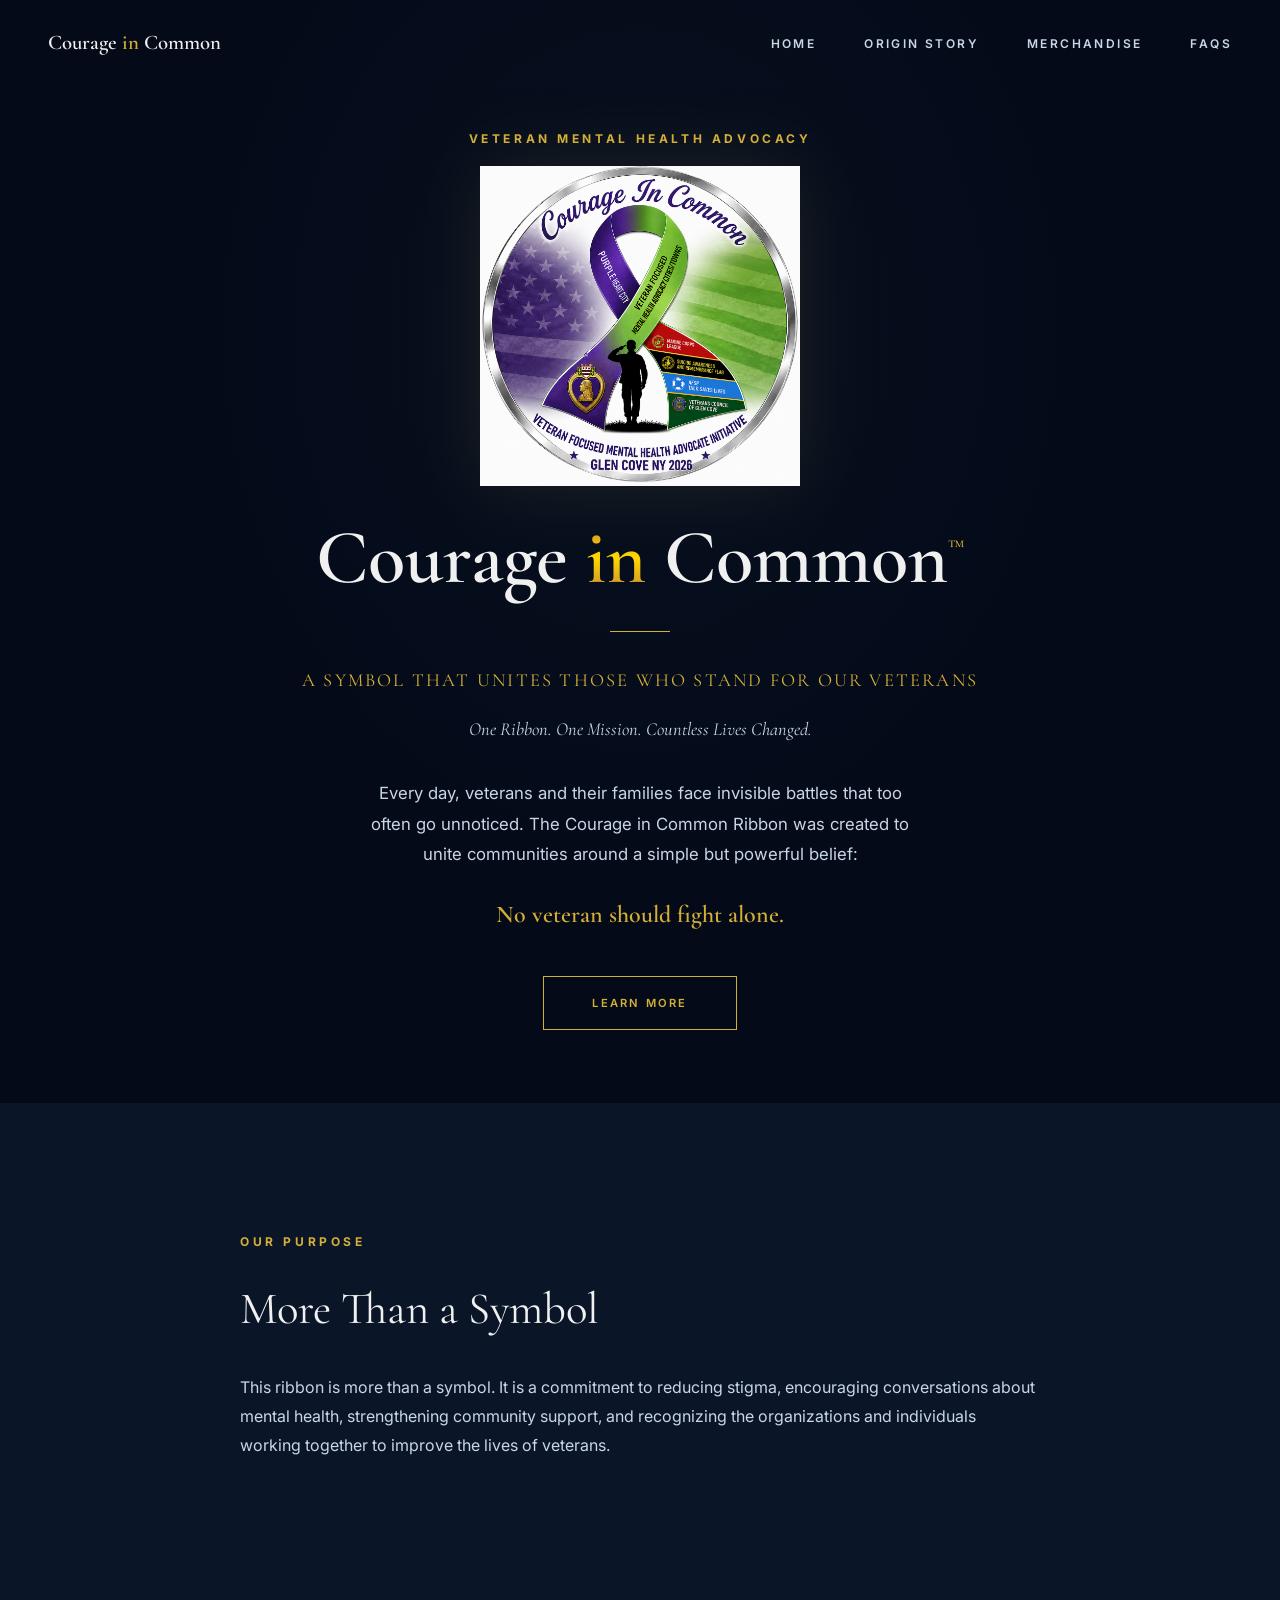
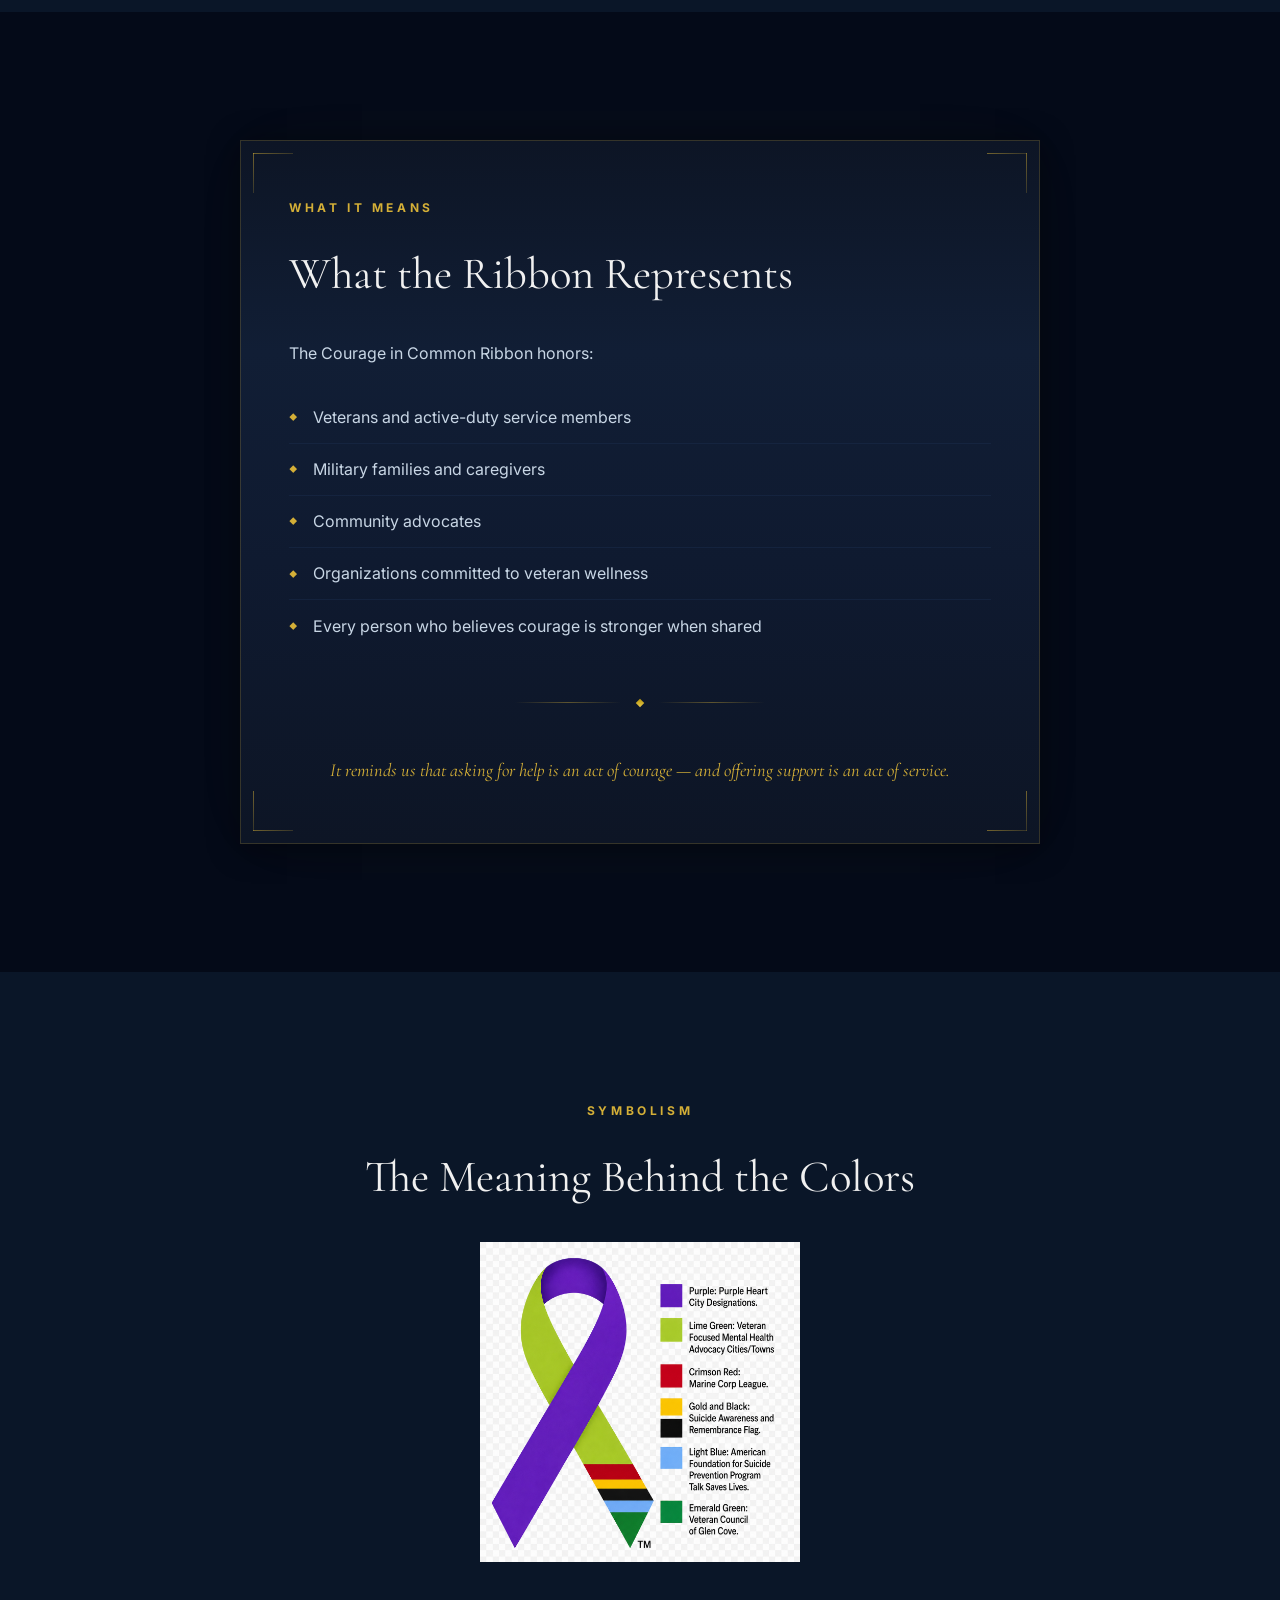
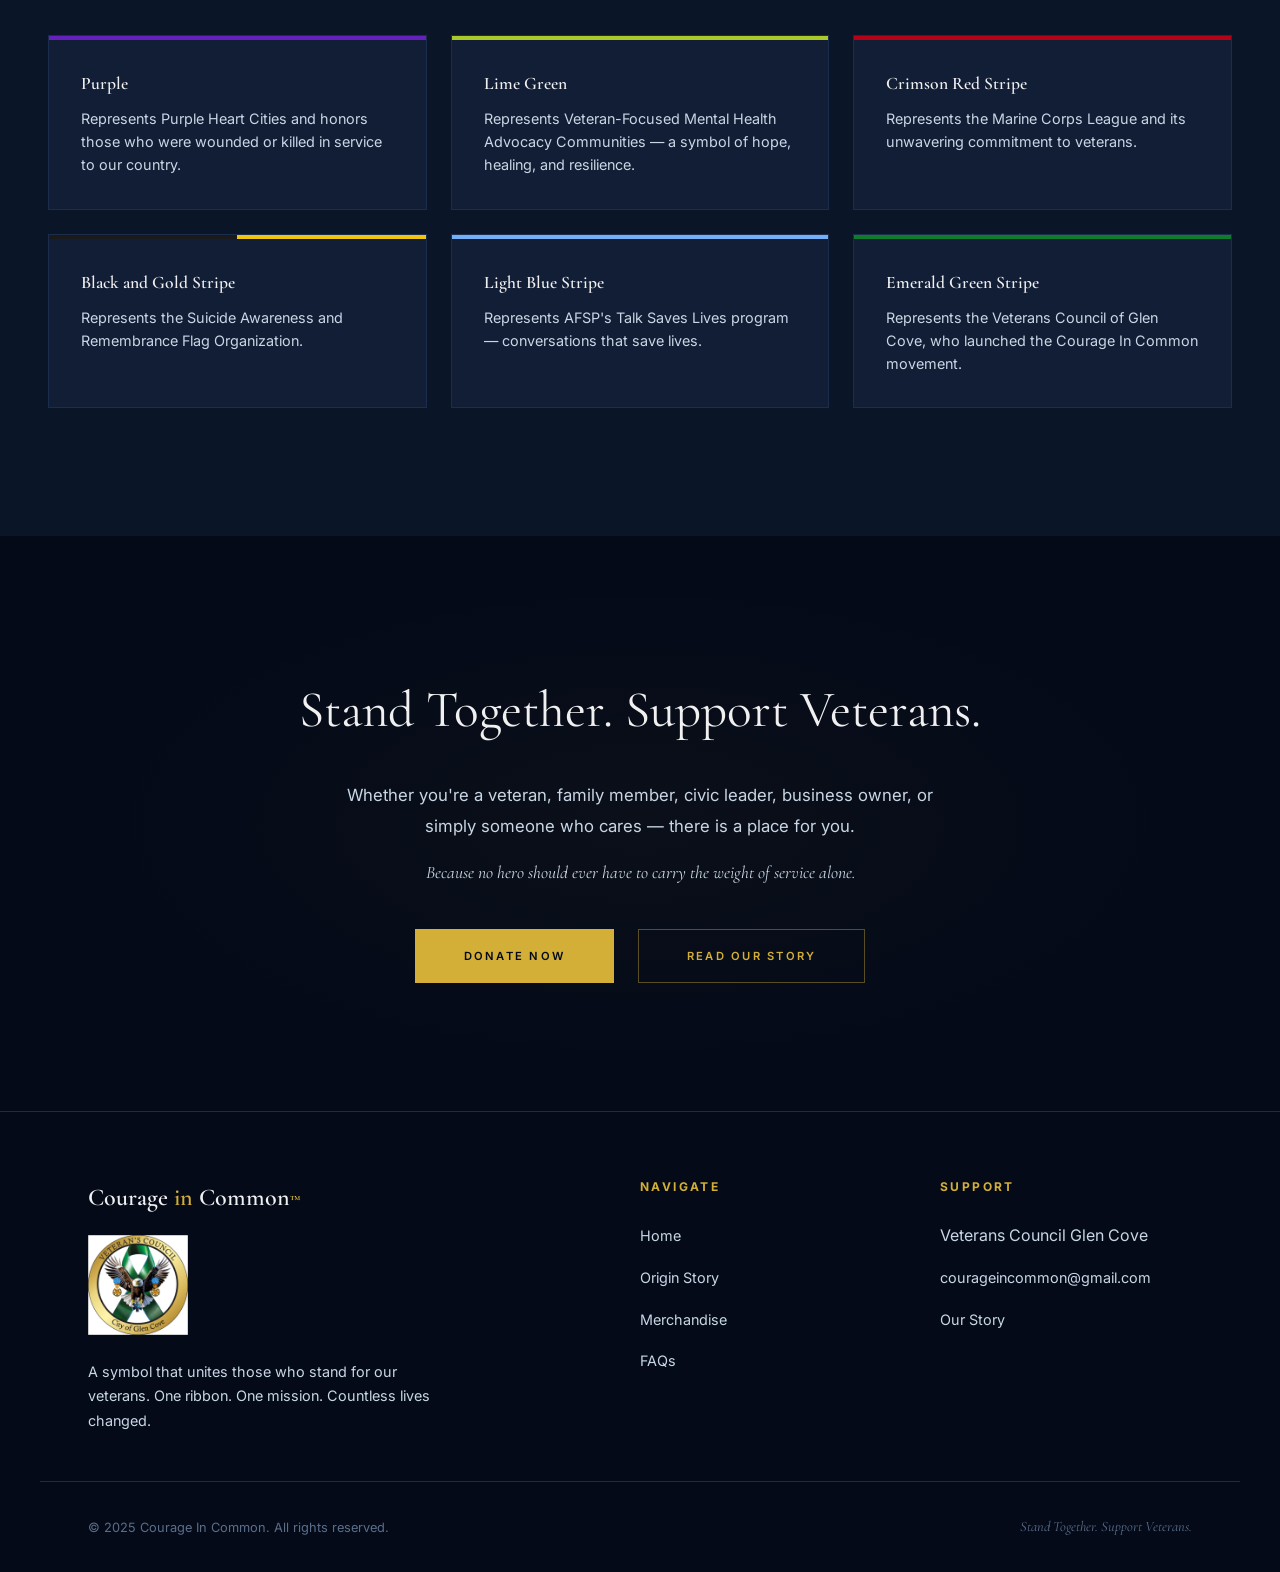
<file: index.html>
<!DOCTYPE html>
<html lang="en">
<head>
  <meta charset="UTF-8">
  <meta name="viewport" content="width=device-width, initial-scale=1.0">
  <link rel="icon" type="image/svg+xml" href="favicon.svg">
  <link rel="icon" type="image/png" sizes="32x32" href="favicon-32.png">
  <link rel="icon" type="image/png" sizes="16x16" href="favicon-16.png">
  <link rel="apple-touch-icon" sizes="64x64" href="favicon-64.png">
  <title>Courage In Common™ — A Symbol That Unites Those Who Stand for Our Veterans</title>
  <meta name="description" content="The Courage in Common Ribbon unites communities around veteran mental health awareness. Wear the ribbon. Support veterans. Build stronger communities.">
  <link rel="canonical" href="https://www.courageincommon.com/">

  <!-- Open Graph -->
  <meta property="og:type" content="website">
  <meta property="og:title" content="Courage In Common™ — A Symbol That Unites Those Who Stand for Our Veterans">
  <meta property="og:description" content="The Courage in Common Ribbon unites communities around veteran mental health awareness. Wear the ribbon. Support veterans. Build stronger communities.">
  <meta property="og:image" content="https://www.courageincommon.com/images/hero-coin.png">
  <meta property="og:url" content="https://www.courageincommon.com/">
  <meta property="og:site_name" content="Courage In Common">
  <meta property="og:locale" content="en_US">

  <!-- Twitter Card -->
  <meta name="twitter:card" content="summary_large_image">
  <meta name="twitter:title" content="Courage In Common™ — A Symbol That Unites Those Who Stand for Our Veterans">
  <meta name="twitter:description" content="The Courage in Common Ribbon unites communities around veteran mental health awareness. Wear the ribbon. Support veterans. Build stronger communities.">
  <meta name="twitter:image" content="https://www.courageincommon.com/images/hero-coin.png">

  <!-- JSON-LD Organization Schema -->
  <script type="application/ld+json">
  {
    "@context": "https://schema.org",
    "@type": "Organization",
    "name": "Courage In Common",
    "url": "https://www.courageincommon.com",
    "logo": "https://www.courageincommon.com/images/hero-coin.png",
    "description": "A veteran mental health awareness initiative uniting communities through the Courage in Common Ribbon. A symbol born from the invisible wounds of war and the courage to heal together.",
    "sameAs": [],
    "contactPoint": {
      "@type": "ContactPoint",
      "contactType": "general inquiry",
      "email": "courageincommon@gmail.com",
      "url": "https://www.zeffy.com/en-US/donation-form/courage-in-common-mental-health-advocacy-initiative"
    }
  }
  </script>

  <link rel="preconnect" href="https://fonts.googleapis.com">
  <link rel="preconnect" href="https://fonts.gstatic.com" crossorigin>
  <link href="https://fonts.googleapis.com/css2?family=Cormorant+Garamond:ital,wght@0,300;0,400;0,500;0,600;0,700;1,300;1,400&family=Inter:wght@300;400;500;600&display=swap" rel="stylesheet">
  <style>
    :root {
      --bg-deep: #040a18;
      --bg-primary: #0a1628;
      --bg-card: #111e35;
      --border: #1a2d4d;
      --gold: #d4af37;
      --gold-bright: #e8c84a;
      --gold-dim: #b8960b;
      --text-primary: #f0f0f0;
      --text-muted: #c8d6e5;
      --text-dim: #5a6e8a;
      --font-display: 'Cormorant Garamond', Georgia, serif;
      --font-body: 'Inter', -apple-system, sans-serif;
      --transition: 0.5s cubic-bezier(0.4, 0, 0.2, 1);
    }
    *, *::before, *::after { margin: 0; padding: 0; box-sizing: border-box; }
    html { scroll-behavior: smooth; }
    body { font-family: var(--font-body); font-weight: 400; color: var(--text-primary); background: var(--bg-deep); line-height: 1.8; -webkit-font-smoothing: antialiased; }
    a { color: var(--gold); text-decoration: none; transition: color var(--transition); }
    a:hover { color: var(--gold-bright); }

    /* Nav */
    .navbar { position: fixed; top: 0; left: 0; right: 0; z-index: 1000; padding: 1.5rem 3rem; transition: all var(--transition); }
    .navbar.scrolled { background: rgba(4, 10, 24, 0.95); backdrop-filter: blur(20px); padding: 1rem 3rem; border-bottom: 1px solid var(--border); }
    .nav-inner { max-width: 1400px; margin: 0 auto; display: flex; justify-content: space-between; align-items: center; }
    .nav-brand { font-family: var(--font-display); font-weight: 600; font-size: 1.3rem; color: var(--text-primary); }
    .nav-brand span { color: var(--gold); }
    .nav-links { display: flex; gap: 3rem; list-style: none; padding: 0; margin: 0; margin-left: auto; }
    .nav-links a { font-size: 0.75rem; font-weight: 600; letter-spacing: 0.2em; text-transform: uppercase; color: var(--text-muted); transition: color var(--transition); position: relative; }
    .nav-links a::after { content: ''; position: absolute; bottom: -4px; left: 0; width: 0; height: 1px; background: var(--gold); transition: width var(--transition); }
    .nav-links a:hover { color: var(--gold); }
    .nav-links a:hover::after { width: 100%; }
    .hamburger { display: none; flex-direction: column; gap: 6px; cursor: pointer; z-index: 10000; position: relative; background: none; border: none; padding: 10px; }
    .hamburger span { width: 24px; height: 1px; background: var(--text-primary); transition: all 0.4s ease; }
    .hamburger.active span:nth-child(1) { transform: rotate(45deg) translate(5px, 5px); }
    .hamburger.active span:nth-child(2) { opacity: 0; }
    .hamburger.active span:nth-child(3) { transform: rotate(-45deg) translate(5px, -5px); }
    @media (max-width: 768px) {
      .navbar { padding: 1rem 1.5rem; }
      .navbar.scrolled { padding: 0.8rem 1.5rem; }
      .nav-links { display: none; position: fixed; top: 0; left: 0; width: 100vw; height: 100vh; background: #000; flex-direction: column; justify-content: center; align-items: center; gap: 2.5rem; z-index: 9999; padding: 0; margin: 0; }
      .nav-links.active { display: flex; }
      .nav-links a { font-size: 0.9rem; letter-spacing: 0.25em; font-family: var(--font-display); font-weight: 400; }
      .hamburger { display: flex; }
    }

    /* Hero — elegant centered, no image */
    .hero {
      min-height: 100vh; display: flex; align-items: center; justify-content: center;
      text-align: center; position: relative; padding: 8rem 2rem 4rem;
      background: radial-gradient(ellipse at 50% 30%, rgba(58, 110, 165, 0.06) 0%, transparent 50%), var(--bg-deep);
    }
    .hero-content { max-width: 800px; position: relative; }
    .hero-overline { font-weight: 700; font-size: 0.75rem; letter-spacing: 0.3em; text-transform: uppercase; color: var(--gold); margin-bottom: 2rem; display: block; }
    .hero-title {
      font-family: var(--font-display); font-weight: 600; font-size: clamp(3rem, 6vw, 5.5rem);
      line-height: 1.05; color: var(--text-primary); margin-bottom: 1.5rem;
    }
    .hero-title .tm { font-size: 0.3em; vertical-align: super; color: var(--gold); font-weight: 400; }
    .gold-text {
      background: linear-gradient(180deg, #B8860B, #DAA520, #FFD700, #DAA520, #B8860B);
      -webkit-background-clip: text; background-clip: text; -webkit-text-fill-color: transparent;
    }
    .hero-divider { width: 60px; height: 1px; background: var(--gold); margin: 2rem auto; }
    .hero-subtitle {
      font-family: var(--font-display); font-size: 1.15rem; color: var(--gold);
      letter-spacing: 0.12em; text-transform: uppercase; margin-bottom: 1rem; font-weight: 400;
    }
    .hero-tagline {
      font-family: var(--font-display); font-size: 1.15rem; color: var(--text-muted);
      margin-bottom: 2rem; font-style: italic; font-weight: 400;
    }
    .hero-desc { font-size: 1.05rem; color: var(--text-muted); max-width: 550px; margin: 0 auto 1.5rem; line-height: 1.8; }
    .hero-statement { font-family: var(--font-display); font-size: 1.5rem; color: var(--gold); font-weight: 600; margin-bottom: 2.5rem; }
    .hero-cta {
      display: inline-block; padding: 1rem 3rem; border: 1px solid var(--gold); color: var(--gold);
      font-size: 0.7rem; font-weight: 600; letter-spacing: 0.2em; text-transform: uppercase;
      transition: all var(--transition); position: relative; overflow: hidden;
    }
    .hero-cta::before { content: ''; position: absolute; inset: 0; background: var(--gold); transform: translateY(100%); transition: transform var(--transition); z-index: -1; }
    .hero-cta:hover { color: var(--bg-deep); }
    .hero-cta:hover::before { transform: translateY(0); }

    /* Sections */
    .section { padding: 8rem 3rem; }
    .section-narrow { max-width: 800px; margin: 0 auto; }
    .section-wide { max-width: 1200px; margin: 0 auto; }
    .overline { font-weight: 700; font-size: 0.75rem; letter-spacing: 0.3em; text-transform: uppercase; color: var(--gold); margin-bottom: 1rem; display: block; }
    .section-title { font-family: var(--font-display); font-weight: 400; font-size: clamp(2rem, 3.5vw, 3rem); color: var(--text-primary); margin-bottom: 1.5rem; }
    .section-text { color: var(--text-muted); font-size: 1rem; line-height: 1.8; margin-bottom: 1.5rem; }

    /* Prestige box */
    .prestige-box {
      position: relative; background: linear-gradient(180deg, #0d1525, #111e35 30%, #0f1a30 60%, #0d1525);
      border: 1px solid rgba(212, 175, 55, 0.2); padding: 3.5rem 3rem;
      box-shadow: 0 0 80px rgba(212, 175, 55, 0.02), 0 4px 30px rgba(0, 0, 0, 0.4);
    }
    .corner { position: absolute; width: 40px; height: 40px; pointer-events: none; }
    .corner::before, .corner::after { content: ''; position: absolute; background: linear-gradient(135deg, rgba(212, 175, 55, 0.5), rgba(212, 175, 55, 0.2)); }
    .corner-tl { top: 12px; left: 12px; }
    .corner-tl::before { top: 0; left: 0; width: 1px; height: 40px; }
    .corner-tl::after { top: 0; left: 0; width: 40px; height: 1px; }
    .corner-tr { top: 12px; right: 12px; }
    .corner-tr::before { top: 0; right: 0; width: 1px; height: 40px; }
    .corner-tr::after { top: 0; right: 0; width: 40px; height: 1px; }
    .corner-bl { bottom: 12px; left: 12px; }
    .corner-bl::before { bottom: 0; left: 0; width: 1px; height: 40px; }
    .corner-bl::after { bottom: 0; left: 0; width: 40px; height: 1px; }
    .corner-br { bottom: 12px; right: 12px; }
    .corner-br::before { bottom: 0; right: 0; width: 1px; height: 40px; }
    .corner-br::after { bottom: 0; right: 0; width: 40px; height: 1px; }

    /* Divider */
    .divider-diamond { display: flex; align-items: center; justify-content: center; gap: 1rem; margin: 3rem auto; max-width: 250px; }
    .divider-diamond::before, .divider-diamond::after { content: ''; flex: 1; height: 1px; background: linear-gradient(90deg, transparent, rgba(212, 175, 55, 0.4), transparent); }
    .divider-diamond .diamond { width: 6px; height: 6px; background: linear-gradient(135deg, var(--gold-dim), var(--gold-bright)); transform: rotate(45deg); flex-shrink: 0; }

    /* Represent list */
    .represent-list { list-style: none; margin: 1.5rem 0; }
    .represent-list li { padding: 0.7rem 0; border-bottom: 1px solid rgba(26, 45, 77, 0.5); color: var(--text-muted); font-size: 1rem; display: flex; align-items: center; gap: 1rem; }
    .represent-list li::before { content: '◆'; color: var(--gold); font-size: 0.5rem; flex-shrink: 0; }
    .represent-list li:last-child { border-bottom: none; }

    /* Color grid */
    .color-grid { display: grid; grid-template-columns: repeat(3, 1fr); gap: 1.5rem; }
    .color-card { background: var(--bg-card); border: 1px solid var(--border); padding: 2rem; transition: all var(--transition); position: relative; overflow: hidden; }
    .color-card::before { content: ''; position: absolute; top: 0; left: 0; right: 0; height: 4px; background: var(--card-accent, var(--gold)); }
    .color-card:hover { border-color: rgba(212, 175, 55, 0.25); transform: translateY(-4px); }
    .color-card h3 { font-family: var(--font-display); font-weight: 600; font-size: 1.1rem; color: var(--text-primary); margin-bottom: 0.5rem; }
    .color-card p { font-size: 0.9rem; color: var(--text-muted); line-height: 1.6; margin: 0; }

    /* CTA */
    .section-cta { padding: 8rem 2rem; text-align: center; position: relative; background: var(--bg-deep); }
    .section-cta::before { content: ''; position: absolute; inset: 0; background: radial-gradient(ellipse at 50% 50%, rgba(212, 175, 55, 0.03) 0%, transparent 60%); }
    .section-cta h2 { font-family: var(--font-display); font-weight: 400; font-size: clamp(2rem, 4vw, 3.5rem); color: var(--text-primary); margin-bottom: 1.5rem; position: relative; }
    .section-cta p { color: var(--text-muted); font-size: 1.05rem; max-width: 600px; margin: 0 auto 1rem; position: relative; }
    .cta-buttons { display: flex; gap: 1.5rem; justify-content: center; flex-wrap: wrap; margin-top: 2.5rem; position: relative; }
    .btn-primary { display: inline-block; padding: 1rem 3rem; background: var(--gold); color: var(--bg-deep); font-size: 0.7rem; font-weight: 600; letter-spacing: 0.2em; text-transform: uppercase; border: 1px solid var(--gold); transition: all var(--transition); }
    .btn-primary:hover { background: var(--gold-bright); color: var(--bg-deep); box-shadow: 0 0 30px rgba(212, 175, 55, 0.2); }
    .btn-outline { display: inline-block; padding: 1rem 3rem; background: transparent; color: var(--gold); font-size: 0.7rem; font-weight: 600; letter-spacing: 0.2em; text-transform: uppercase; border: 1px solid rgba(212, 175, 55, 0.4); transition: all var(--transition); }
    .btn-outline:hover { border-color: var(--gold); background: rgba(212, 175, 55, 0.08); color: var(--gold-bright); }

    /* Footer */
    footer { background: var(--bg-deep); border-top: 1px solid var(--border); padding: 4rem 0 2rem; }
    .footer-inner { max-width: 1200px; margin: 0 auto; padding: 0 3rem; display: grid; grid-template-columns: 2fr 1fr 1fr; gap: 3rem; }
    .footer-brand { font-family: var(--font-display); font-weight: 600; font-size: 1.5rem; color: var(--text-primary); margin-bottom: 1rem; }
    .footer-brand span { color: var(--gold); }
    .footer-desc { font-size: 0.9rem; color: var(--text-muted); max-width: 350px; line-height: 1.7; }
    .footer-heading { font-weight: 700; font-size: 0.75rem; letter-spacing: 0.2em; text-transform: uppercase; color: var(--gold); margin-bottom: 1.5rem; }
    .footer-links { list-style: none; }
    .footer-links li { margin-bottom: 0.8rem; }
    .footer-links a { font-size: 0.9rem; color: var(--text-muted); }
    .footer-links a:hover { color: var(--gold); }
    .footer-bottom { max-width: 1200px; margin: 3rem auto 0; padding: 2rem 3rem 0; border-top: 1px solid var(--border); display: flex; justify-content: space-between; align-items: center; flex-wrap: wrap; gap: 1rem; }
    .footer-copy { font-size: 0.8rem; color: var(--text-dim); }
    .footer-tagline { font-family: var(--font-display); font-style: italic; font-size: 0.9rem; color: var(--text-dim); }
    @media (max-width: 768px) {
      .section { padding: 5rem 1.5rem; }
      .color-grid { grid-template-columns: 1fr; }
      .prestige-box { padding: 2rem 1.5rem; }
      .footer-inner { grid-template-columns: 1fr; text-align: center; padding: 0 1.5rem; }
      .footer-desc { margin: 0 auto; }
      .footer-bottom { justify-content: center; text-align: center; padding: 2rem 1.5rem 0; }
      .cta-buttons { flex-direction: column; align-items: center; }
    }

    .reveal { opacity: 0; transform: translateY(30px); transition: opacity 0.8s ease, transform 0.8s ease; }
    .reveal.visible { opacity: 1; transform: translateY(0); }
    .reveal-delay-1 { transition-delay: 0.1s; }
    .reveal-delay-2 { transition-delay: 0.2s; }
    .reveal-delay-3 { transition-delay: 0.3s; }
  </style>
</head>
<body>

  <nav class="navbar" id="navbar">
    <div class="nav-inner">
      <a href="index.html" class="nav-brand">Courage <span>in</span> Common</a>
      <ul class="nav-links" id="navLinks">
        <li><a href="index.html">Home</a></li>
        <li><a href="origin-story.html">Origin Story</a></li>
        <li><a href="merchandise.html">Merchandise</a></li>
        <li><a href="faqs.html">FAQs</a></li>
      </ul>
      <div class="hamburger" id="hamburger"><span></span><span></span><span></span></div>
    </div>
  </nav>

  <!-- HERO — Clean, text-only, elegant -->
  <section class="hero">
    <div class="hero-content">
      <span class="overline reveal">Veteran Mental Health Advocacy</span>
      <div class="reveal" style="margin-bottom: 1.5rem;"><img src="images/hero-coin.png" alt="Courage In Common" style="max-width: 320px; margin: 0 auto; filter: drop-shadow(0 0 40px rgba(212, 175, 55, 0.12));"></div>
      <h1 class="hero-title reveal reveal-delay-1">Courage <span class="gold-text">in</span> Common<span class="tm">™</span></h1>
      <div class="hero-divider reveal reveal-delay-1"></div>
      <p class="hero-subtitle reveal reveal-delay-2">A Symbol That Unites Those Who Stand for Our Veterans</p>
      <p class="hero-tagline reveal reveal-delay-2">One Ribbon. One Mission. Countless Lives Changed.</p>
      <p class="hero-desc reveal reveal-delay-3">Every day, veterans and their families face invisible battles that too often go unnoticed. The Courage in Common Ribbon was created to unite communities around a simple but powerful belief:</p>
      <p class="hero-statement reveal reveal-delay-3">No veteran should fight alone.</p>
      <a href="#mission" class="hero-cta reveal reveal-delay-3">Learn More</a>
    </div>
  </section>

  <!-- MISSION — Text only, centered -->
  <section class="section" id="mission" style="background: var(--bg-primary);">
    <div class="section-narrow">
      <span class="overline reveal">Our Purpose</span>
      <h2 class="section-title reveal reveal-delay-1">More Than a Symbol</h2>
      <p class="section-text reveal reveal-delay-2">This ribbon is more than a symbol. It is a commitment to reducing stigma, encouraging conversations about mental health, strengthening community support, and recognizing the organizations and individuals working together to improve the lives of veterans.</p>
    </div>
  </section>

  <!-- RIBBON MEANING — Prestige box -->
  <section class="section" style="background: var(--bg-deep);">
    <div class="section-narrow">
      <div class="prestige-box reveal">
        <div class="corner corner-tl"></div>
        <div class="corner corner-tr"></div>
        <div class="corner corner-bl"></div>
        <div class="corner corner-br"></div>
        <span class="overline">What It Means</span>
        <h2 class="section-title" style="margin-bottom: 1.5rem;">What the Ribbon Represents</h2>
        <p class="section-text">The Courage in Common Ribbon honors:</p>
        <ul class="represent-list">
          <li>Veterans and active-duty service members</li>
          <li>Military families and caregivers</li>
          <li>Community advocates</li>
          <li>Organizations committed to veteran wellness</li>
          <li>Every person who believes courage is stronger when shared</li>
        </ul>
        <div class="divider-diamond"><div class="diamond"></div></div>
        <p style="font-family: var(--font-display); font-style: italic; font-size: 1.15rem; color: var(--gold); text-align: center;">It reminds us that asking for help is an act of courage — and offering support is an act of service.</p>
      </div>
    </div>
  </section>

  <!-- COLORS — Card grid -->
  <section class="section" style="background: var(--bg-primary);">
    <div class="section-wide">
      <div style="text-align: center; margin-bottom: 4rem;">
        <span class="overline reveal" style="display: block;">Symbolism</span>
        <h2 class="section-title reveal reveal-delay-1">The Meaning Behind the Colors</h2>
        <div class="reveal" style="margin-top: 1.5rem;"><img src="images/color-ribbon.png" alt="Courage In Common Ribbon Colors" style="max-width: 320px; margin: 0 auto;"></div>
      </div>
      <div class="color-grid">
        <div class="color-card reveal" style="--card-accent: #6520bd;"><h3>Purple</h3><p>Represents Purple Heart Cities and honors those who were wounded or killed in service to our country.</p></div>
        <div class="color-card reveal" style="--card-accent: #aac929;"><h3>Lime Green</h3><p>Represents Veteran-Focused Mental Health Advocacy Communities — a symbol of hope, healing, and resilience.</p></div>
        <div class="color-card reveal" style="--card-accent: #b70114;"><h3>Crimson Red Stripe</h3><p>Represents the Marine Corps League and its unwavering commitment to veterans.</p></div>
        <div class="color-card reveal" style="--card-accent: linear-gradient(90deg, #1a1a1a 50%, #f1c40f 50%);"><h3>Black and Gold Stripe</h3><p>Represents the Suicide Awareness and Remembrance Flag Organization.</p></div>
        <div class="color-card reveal" style="--card-accent: #73aef8;"><h3>Light Blue Stripe</h3><p>Represents AFSP's Talk Saves Lives program — conversations that save lives.</p></div>
        <div class="color-card reveal" style="--card-accent: #0f7c2d;"><h3>Emerald Green Stripe</h3><p>Represents the Veterans Council of Glen Cove, who launched the Courage In Common movement.</p></div>
      </div>
    </div>
  </section>

  <!-- CTA -->
  <section class="section-cta">
    <h2 class="reveal">Stand Together. Support Veterans.</h2>
    <p class="reveal reveal-delay-1">Whether you're a veteran, family member, civic leader, business owner, or simply someone who cares — there is a place for you.</p>
    <p class="reveal reveal-delay-2" style="font-family: var(--font-display); font-style: italic; font-size: 1.1rem; margin-bottom: 2rem;">Because no hero should ever have to carry the weight of service alone.</p>
    <div class="cta-buttons reveal reveal-delay-3">
      <a href="https://www.zeffy.com/en-US/donation-form/courage-in-common-mental-health-advocacy-initiative" class="btn-primary" target="_blank" rel="noopener">Donate Now</a>
      <a href="origin-story.html" class="btn-outline">Read Our Story</a>
    </div>
  </section>

  <footer>
    <div class="footer-inner">
      <div>
        <div class="footer-brand">Courage <span>in</span> Common<span style="color: var(--gold); font-size: 0.6em;">™</span></div>
        <img src="images/veterans-council-seal.png" alt="Veterans Council Glen Cove" style="max-width: 100px; margin-bottom: 1rem;">
        <p class="footer-desc">A symbol that unites those who stand for our veterans. One ribbon. One mission. Countless lives changed.</p>
      </div>
      <div>
        <h4 class="footer-heading">Navigate</h4>
        <ul class="footer-links">
          <li><a href="index.html">Home</a></li>
          <li><a href="origin-story.html">Origin Story</a></li>
          <li><a href="merchandise.html">Merchandise</a></li>
          <li><a href="faqs.html">FAQs</a></li>
        </ul>
      </div>
      <div>
        <h4 class="footer-heading">Support</h4>
        <ul class="footer-links">
          <li><span style="color: var(--text-muted); cursor: default;">Veterans Council Glen Cove</span></li>
          <li><a href="mailto:courageincommon@gmail.com">courageincommon@gmail.com</a></li>
          <li><a href="origin-story.html">Our Story</a></li>
        </ul>
      </div>
    </div>
    <div class="footer-bottom">
      <p class="footer-copy">&copy; 2025 Courage In Common. All rights reserved.</p>
      <p class="footer-tagline">Stand Together. Support Veterans.</p>
    </div>
  </footer>

  <script>
    const navbar = document.getElementById('navbar');
    window.addEventListener('scroll', () => { navbar.classList.toggle('scrolled', window.scrollY > 50); });
    const hamburger = document.getElementById('hamburger');
    const navLinks = document.getElementById('navLinks');
    hamburger.addEventListener('click', () => { navLinks.classList.toggle('active'); hamburger.classList.toggle('active'); });
    document.querySelectorAll('.nav-links a').forEach(link => { link.addEventListener('click', () => { navLinks.classList.remove('active'); hamburger.classList.remove('active'); }); });
    document.querySelectorAll('.reveal').forEach(el => { new IntersectionObserver((entries) => { entries.forEach(e => { if (e.isIntersecting) { e.target.classList.add('visible'); } }); }, { threshold: 0.1, rootMargin: '0px 0px -50px 0px' }).observe(el); });
  </script>
</body>
</html>
</file>
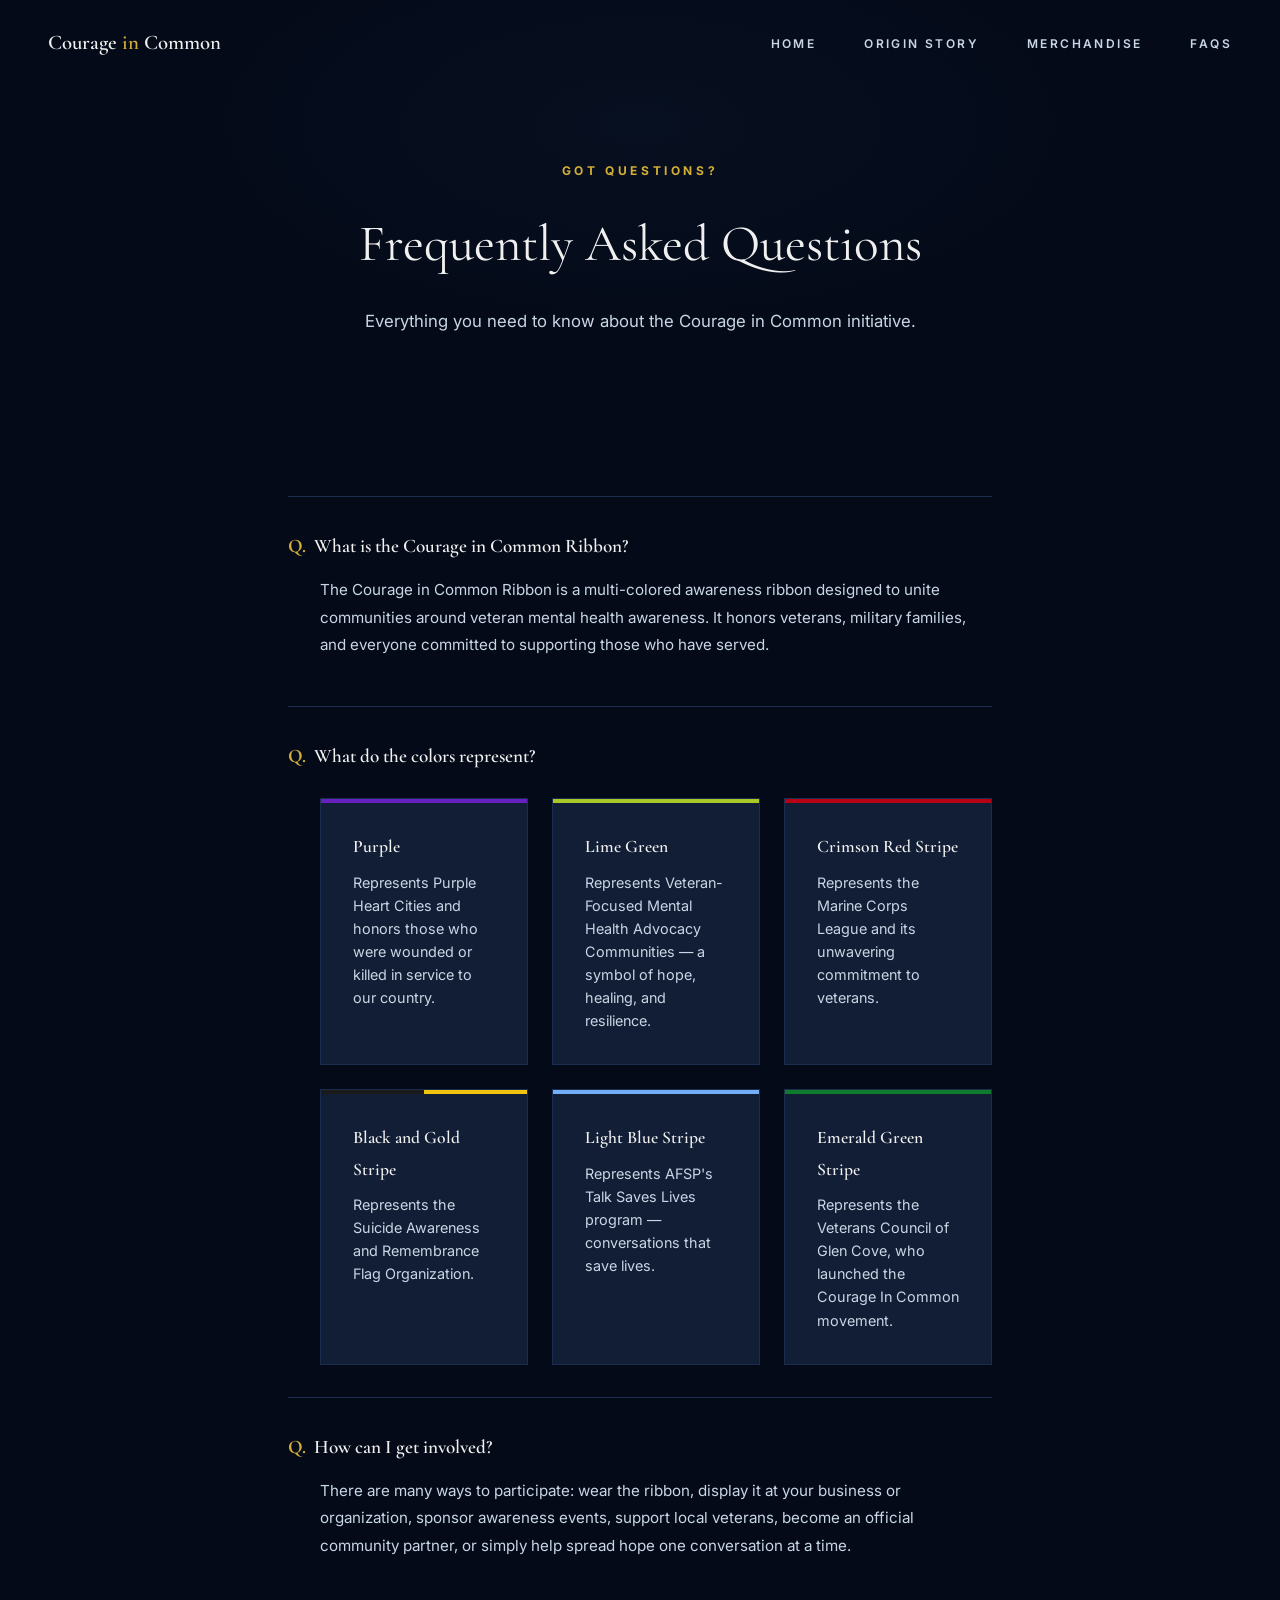
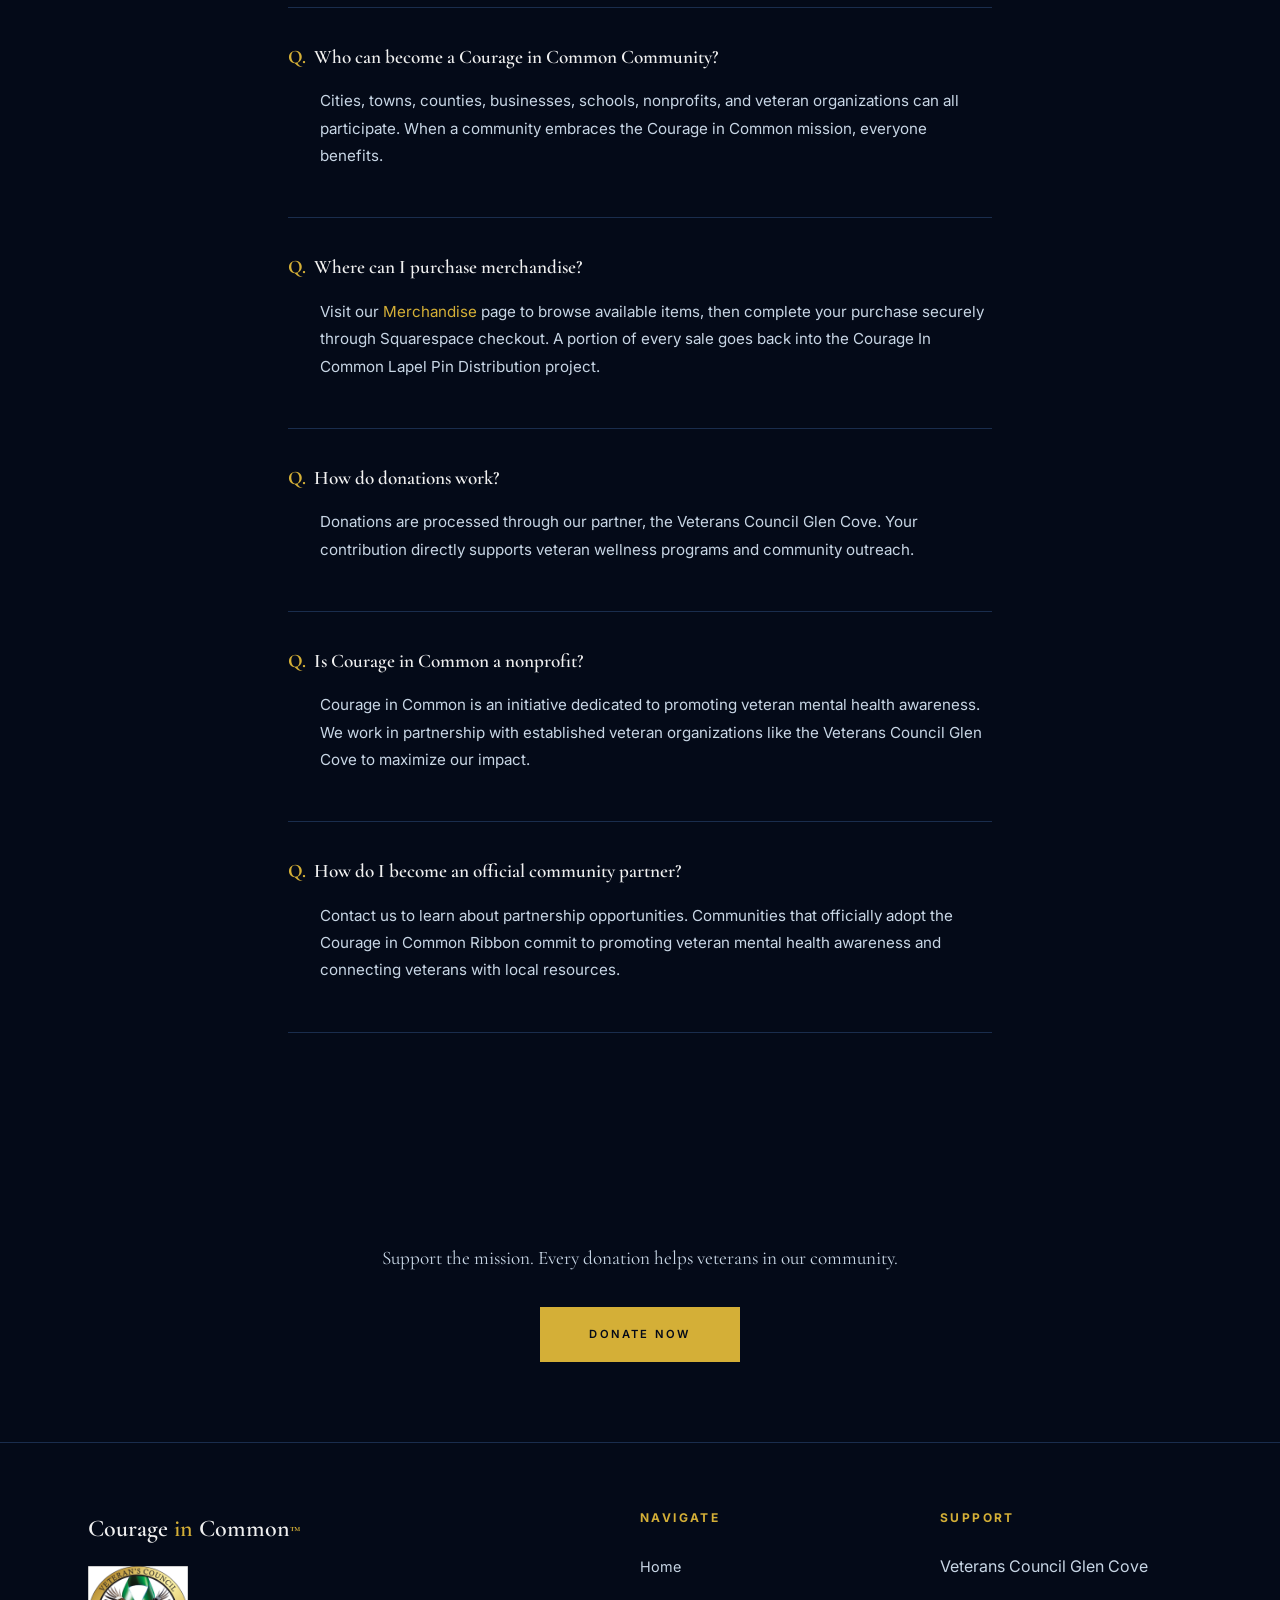
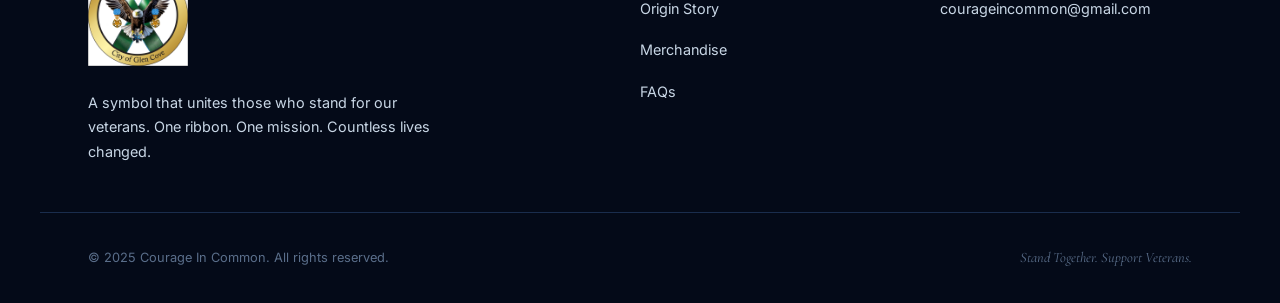
<file: faqs.html>
<!DOCTYPE html>
<html lang="en">
<head>
  <meta charset="UTF-8">
  <meta name="viewport" content="width=device-width, initial-scale=1.0">
  <link rel="icon" type="image/svg+xml" href="favicon.svg">
  <link rel="icon" type="image/png" sizes="32x32" href="favicon-32.png">
  <link rel="icon" type="image/png" sizes="16x16" href="favicon-16.png">
  <link rel="apple-touch-icon" sizes="64x64" href="favicon-64.png">
  <title>FAQs — Courage In Common™</title>
  <meta name="description" content="Frequently asked questions about the Courage in Common Ribbon initiative — what it is, what the colors mean, and how you can get involved.">
  <link rel="canonical" href="https://www.courageincommon.com/faqs.html">

  <!-- Open Graph -->
  <meta property="og:type" content="website">
  <meta property="og:title" content="FAQs — Courage In Common™">
  <meta property="og:description" content="Frequently asked questions about the Courage in Common Ribbon initiative and how you can get involved.">
  <meta property="og:image" content="https://www.courageincommon.com/images/hero-coin.png">
  <meta property="og:url" content="https://www.courageincommon.com/faqs.html">
  <meta property="og:site_name" content="Courage In Common">
  <meta property="og:locale" content="en_US">

  <!-- Twitter Card -->
  <meta name="twitter:card" content="summary_large_image">
  <meta name="twitter:title" content="FAQs — Courage In Common™">
  <meta name="twitter:description" content="Frequently asked questions about the Courage in Common Ribbon initiative and how you can get involved.">
  <meta name="twitter:image" content="https://www.courageincommon.com/images/hero-coin.png">

  <!-- JSON-LD FAQPage Schema -->
  <script type="application/ld+json">
  {
    "@context": "https://schema.org",
    "@type": "FAQPage",
    "mainEntity": [
      {
        "@type": "Question",
        "name": "What is the Courage in Common Ribbon?",
        "acceptedAnswer": {
          "@type": "Answer",
          "text": "The Courage in Common Ribbon is a multi-colored awareness ribbon designed to unite communities around veteran mental health awareness. It honors veterans, military families, and everyone committed to supporting those who have served."
        }
      },
      {
        "@type": "Question",
        "name": "What do the colors represent?",
        "acceptedAnswer": {
          "@type": "Answer",
          "text": "Purple represents Purple Heart Cities. Lime Green represents Veteran-Focused Mental Health Advocacy Communities. Crimson Red represents the Marine Corps League. Black and Gold represents the Suicide Awareness and Remembrance Flag Organization. Light Blue represents AFSP's Talk Saves Lives program. Emerald Green represents the Veterans Council of Glen Cove."
        }
      },
      {
        "@type": "Question",
        "name": "How can I get involved?",
        "acceptedAnswer": {
          "@type": "Answer",
          "text": "There are many ways to participate: wear the ribbon, display it at your business or organization, sponsor awareness events, support local veterans, become an official community partner, or simply help spread hope one conversation at a time."
        }
      },
      {
        "@type": "Question",
        "name": "Where can I purchase merchandise?",
        "acceptedAnswer": {
          "@type": "Answer",
          "text": "Visit the Courage in Common Merchandise page to browse available items including ribbons, t-shirts, beanies, mugs, and travel tumblers. A portion of every sale goes back into the Courage In Common Lapel Pin Distribution project."
        }
      },
      {
        "@type": "Question",
        "name": "How do donations work?",
        "acceptedAnswer": {
          "@type": "Answer",
          "text": "Donations are processed through the Veterans Council Glen Cove via Zeffy. Your contribution directly supports veteran wellness programs and community outreach."
        }
      },
      {
        "@type": "Question",
        "name": "Is Courage in Common a nonprofit?",
        "acceptedAnswer": {
          "@type": "Answer",
          "text": "Courage in Common is an initiative dedicated to promoting veteran mental health awareness. It works in partnership with established veteran organizations like the Veterans Council Glen Cove to maximize impact."
        }
      }
    ]
  }
  </script>

  <link rel="preconnect" href="https://fonts.googleapis.com">
  <link rel="preconnect" href="https://fonts.gstatic.com" crossorigin>
  <link href="https://fonts.googleapis.com/css2?family=Cormorant+Garamond:ital,wght@0,300;0,400;0,500;0,600;0,700;1,300;1,400&family=Inter:wght@300;400;500;600&display=swap" rel="stylesheet">
  <style>
    :root {
      --bg-deep: #040a18; --bg-primary: #0a1628; --bg-card: #111e35;
      --border: #1a2d4d; --gold: #d4af37; --gold-bright: #e8c84a;
      --text-primary: #f0f0f0; --text-muted: #c8d6e5; --text-dim: #5a6e8a;
      --font-display: 'Cormorant Garamond', Georgia, serif;
      --font-body: 'Inter', -apple-system, sans-serif;
      --transition: 0.5s cubic-bezier(0.4, 0, 0.2, 1);
    }
    *, *::before, *::after { margin: 0; padding: 0; box-sizing: border-box; }
    body { font-family: var(--font-body); font-weight: 400; color: var(--text-primary); background: var(--bg-deep); line-height: 1.8; -webkit-font-smoothing: antialiased; }
    a { color: var(--gold); text-decoration: none; transition: color var(--transition); }
    a:hover { color: var(--gold-bright); }

    .navbar { position: fixed; top: 0; left: 0; right: 0; z-index: 1000; padding: 1.5rem 3rem; transition: all var(--transition); }
    .navbar.scrolled { background: rgba(4, 10, 24, 0.95); backdrop-filter: blur(20px); padding: 1rem 3rem; border-bottom: 1px solid var(--border); }
    .nav-inner { max-width: 1400px; margin: 0 auto; display: flex; justify-content: space-between; align-items: center; }
    .nav-brand { font-family: var(--font-display); font-weight: 600; font-size: 1.3rem; color: var(--text-primary); }
    .nav-brand span { color: var(--gold); }
    .nav-links { display: flex; gap: 3rem; list-style: none; padding: 0; margin: 0; margin-left: auto; }
    .nav-links a { font-size: 0.75rem; font-weight: 600; letter-spacing: 0.2em; text-transform: uppercase; color: var(--text-muted); transition: color var(--transition); position: relative; }
    .nav-links a::after { content: ''; position: absolute; bottom: -4px; left: 0; width: 0; height: 1px; background: var(--gold); transition: width var(--transition); }
    .nav-links a:hover { color: var(--gold); }
    .nav-links a:hover::after { width: 100%; }
    .hamburger { display: none; flex-direction: column; gap: 6px; cursor: pointer; z-index: 10000; position: relative; background: none; border: none; padding: 10px; }
    .hamburger span { width: 24px; height: 1px; background: var(--text-primary); transition: all 0.4s ease; }
    .hamburger.active span:nth-child(1) { transform: rotate(45deg) translate(5px, 5px); }
    .hamburger.active span:nth-child(2) { opacity: 0; }
    .hamburger.active span:nth-child(3) { transform: rotate(-45deg) translate(5px, -5px); }
    @media (max-width: 768px) {
      .navbar { padding: 1rem 1.5rem; }
      .navbar.scrolled { padding: 0.8rem 1.5rem; }
      .nav-links { display: none; position: fixed; top: 0; left: 0; width: 100vw; height: 100vh; background: #000; flex-direction: column; justify-content: center; align-items: center; gap: 2.5rem; z-index: 9999; padding: 0; margin: 0; }
      .nav-links.active { display: flex; }
      .nav-links a { font-size: 0.9rem; letter-spacing: 0.25em; font-family: var(--font-display); font-weight: 400; }
      .hamburger { display: flex; }
    }

    .overline { font-weight: 700; font-size: 0.75rem; letter-spacing: 0.3em; text-transform: uppercase; color: var(--gold); margin-bottom: 1rem; display: block; }
    .page-hero { padding: 10rem 2rem 5rem; text-align: center; background: radial-gradient(ellipse at 50% 30%, rgba(58, 110, 165, 0.06) 0%, transparent 50%), var(--bg-deep); }
    .page-hero h1 { font-family: var(--font-display); font-weight: 400; font-size: clamp(2rem, 4vw, 3.5rem); color: var(--text-primary); margin-bottom: 1rem; }
    .faq-section { padding: 5rem 3rem 8rem; max-width: 800px; margin: 0 auto; }
    .faq-item { border-bottom: 1px solid var(--border); padding: 2rem 0; }
    .faq-item:first-child { border-top: 1px solid var(--border); }
    .faq-question { font-family: var(--font-display); font-weight: 600; font-size: 1.2rem; color: var(--text-primary); margin-bottom: 0.8rem; display: flex; align-items: flex-start; gap: 0.5rem; }
    .faq-question::before { content: 'Q.'; color: var(--gold); font-weight: 700; flex-shrink: 0; }
    .faq-answer { color: var(--text-muted); font-size: 0.95rem; padding-left: 2rem; line-height: 1.8; }
    .faq-answer p { margin-bottom: 1rem; }
    @media (max-width: 768px) { .faq-section { padding: 3rem 1.5rem 5rem; } }

    .btn-primary { display: inline-block; padding: 1rem 3rem; background: var(--gold); color: var(--bg-deep); font-size: 0.7rem; font-weight: 600; letter-spacing: 0.2em; text-transform: uppercase; border: 1px solid var(--gold); transition: all var(--transition); text-decoration: none; }
    .btn-primary:hover { background: var(--gold-bright); color: var(--bg-deep); box-shadow: 0 0 30px rgba(212, 175, 55, 0.2); }

    footer { background: var(--bg-deep); border-top: 1px solid var(--border); padding: 4rem 0 2rem; }
    .footer-inner { max-width: 1200px; margin: 0 auto; padding: 0 3rem; display: grid; grid-template-columns: 2fr 1fr 1fr; gap: 3rem; }
    .footer-brand { font-family: var(--font-display); font-weight: 600; font-size: 1.5rem; color: var(--text-primary); margin-bottom: 1rem; }
    .footer-brand span { color: var(--gold); }
    .footer-desc { font-size: 0.9rem; color: var(--text-muted); max-width: 350px; line-height: 1.7; }
    .footer-heading { font-weight: 700; font-size: 0.75rem; letter-spacing: 0.2em; text-transform: uppercase; color: var(--gold); margin-bottom: 1.5rem; }
    .footer-links { list-style: none; }
    .footer-links li { margin-bottom: 0.8rem; }
    .footer-links a { font-size: 0.9rem; color: var(--text-muted); }
    .footer-links a:hover { color: var(--gold); }
    .footer-bottom { max-width: 1200px; margin: 3rem auto 0; padding: 2rem 3rem 0; border-top: 1px solid var(--border); display: flex; justify-content: space-between; align-items: center; flex-wrap: wrap; gap: 1rem; }
    .footer-copy { font-size: 0.8rem; color: var(--text-dim); }
    .footer-tagline { font-family: var(--font-display); font-style: italic; font-size: 0.9rem; color: var(--text-dim); }
    @media (max-width: 768px) { .footer-inner { grid-template-columns: 1fr; text-align: center; padding: 0 1.5rem; } .footer-desc { margin: 0 auto; } .footer-bottom { justify-content: center; text-align: center; padding: 2rem 1.5rem 0; } }

    .reveal { opacity: 0; transform: translateY(30px); transition: opacity 0.8s ease, transform 0.8s ease; }
    .reveal.visible { opacity: 1; transform: translateY(0); }
    .color-grid { display: grid; grid-template-columns: repeat(3, 1fr); gap: 1.5rem; margin-top: 1.5rem; }
    .color-card { background: var(--bg-card); border: 1px solid var(--border); padding: 2rem; transition: all var(--transition); position: relative; overflow: hidden; display: flex; flex-direction: column; min-height: 160px; }
    .color-card::before { content: ''; position: absolute; top: 0; left: 0; right: 0; height: 4px; background: var(--card-accent, var(--gold)); }
    .color-card:hover { border-color: rgba(212, 175, 55, 0.25); transform: translateY(-4px); }
    .color-card h3 { font-family: var(--font-display); font-weight: 600; font-size: 1.1rem; color: var(--text-primary); margin-bottom: 0.5rem; }
    .color-card p { font-size: 0.9rem; color: var(--text-muted); line-height: 1.6; margin: 0; }
    @media (max-width: 768px) { .color-grid { grid-template-columns: 1fr; } }
  </style>
</head>
<body>
  <nav class="navbar" id="navbar">
    <div class="nav-inner">
      <a href="index.html" class="nav-brand">Courage <span>in</span> Common</a>
      <ul class="nav-links" id="navLinks">
        <li><a href="index.html">Home</a></li>
        <li><a href="origin-story.html">Origin Story</a></li>
        <li><a href="merchandise.html">Merchandise</a></li>
        <li><a href="faqs.html">FAQs</a></li>
      </ul>
      <div class="hamburger" id="hamburger"><span></span><span></span><span></span></div>
    </div>
  </nav>

  <section class="page-hero">
    <span class="overline reveal">Got Questions?</span>
    <h1 class="reveal">Frequently Asked Questions</h1>
    <p class="reveal" style="font-size: 1.05rem; color: var(--text-muted);">Everything you need to know about the Courage in Common initiative.</p>
  </section>

  <div class="faq-section">
    <div class="faq-item reveal"><h3 class="faq-question">What is the Courage in Common Ribbon?</h3><div class="faq-answer"><p>The Courage in Common Ribbon is a multi-colored awareness ribbon designed to unite communities around veteran mental health awareness. It honors veterans, military families, and everyone committed to supporting those who have served.</p></div></div>
    <div class="faq-item reveal"><h3 class="faq-question">What do the colors represent?</h3><div class="faq-answer">
      <div class="color-grid">
        <div class="color-card" style="--card-accent: #6520bd;"><h3>Purple</h3><p>Represents Purple Heart Cities and honors those who were wounded or killed in service to our country.</p></div>
        <div class="color-card" style="--card-accent: #aac929;"><h3>Lime Green</h3><p>Represents Veteran-Focused Mental Health Advocacy Communities — a symbol of hope, healing, and resilience.</p></div>
        <div class="color-card" style="--card-accent: #b70114;"><h3>Crimson Red Stripe</h3><p>Represents the Marine Corps League and its unwavering commitment to veterans.</p></div>
        <div class="color-card" style="--card-accent: linear-gradient(90deg, #1a1a1a 50%, #f1c40f 50%);"><h3>Black and Gold Stripe</h3><p>Represents the Suicide Awareness and Remembrance Flag Organization.</p></div>
        <div class="color-card" style="--card-accent: #73aef8;"><h3>Light Blue Stripe</h3><p>Represents AFSP's Talk Saves Lives program — conversations that save lives.</p></div>
        <div class="color-card" style="--card-accent: #0f7c2d;"><h3>Emerald Green Stripe</h3><p>Represents the Veterans Council of Glen Cove, who launched the Courage In Common movement.</p></div>
      </div>
    </div></div>
    <div class="faq-item reveal"><h3 class="faq-question">How can I get involved?</h3><div class="faq-answer"><p>There are many ways to participate: wear the ribbon, display it at your business or organization, sponsor awareness events, support local veterans, become an official community partner, or simply help spread hope one conversation at a time.</p></div></div>
    <div class="faq-item reveal"><h3 class="faq-question">Who can become a Courage in Common Community?</h3><div class="faq-answer"><p>Cities, towns, counties, businesses, schools, nonprofits, and veteran organizations can all participate. When a community embraces the Courage in Common mission, everyone benefits.</p></div></div>
    <div class="faq-item reveal"><h3 class="faq-question">Where can I purchase merchandise?</h3><div class="faq-answer"><p>Visit our <a href="merchandise.html">Merchandise</a> page to browse available items, then complete your purchase securely through Squarespace checkout. A portion of every sale goes back into the Courage In Common Lapel Pin Distribution project.</p></div></div>
    <div class="faq-item reveal"><h3 class="faq-question">How do donations work?</h3><div class="faq-answer"><p>Donations are processed through our partner, the Veterans Council Glen Cove. Your contribution directly supports veteran wellness programs and community outreach.</p></div></div>
    <div class="faq-item reveal"><h3 class="faq-question">Is Courage in Common a nonprofit?</h3><div class="faq-answer"><p>Courage in Common is an initiative dedicated to promoting veteran mental health awareness. We work in partnership with established veteran organizations like the Veterans Council Glen Cove to maximize our impact.</p></div></div>
    <div class="faq-item reveal"><h3 class="faq-question">How do I become an official community partner?</h3><div class="faq-answer"><p>Contact us to learn about partnership opportunities. Communities that officially adopt the Courage in Common Ribbon commit to promoting veteran mental health awareness and connecting veterans with local resources.</p></div></div>
  </div>

  <section style="padding: 5rem 0; text-align: center; background: var(--bg-deep);">
    <p style="font-family: var(--font-display); font-size: 1.2rem; color: var(--text-muted); margin-bottom: 2rem;">Support the mission. Every donation helps veterans in our community.</p>
    <a href="https://www.zeffy.com/en-US/donation-form/courage-in-common-mental-health-advocacy-initiative" class="btn-primary" target="_blank" rel="noopener">Donate Now</a>
  </section>

  <footer>
    <div class="footer-inner">
      <div><div class="footer-brand">Courage <span>in</span> Common<span style="color: var(--gold); font-size: 0.6em;">™</span></div>
        <img src="images/veterans-council-seal.png" alt="Veterans Council Glen Cove" style="max-width: 100px; margin-bottom: 1rem;">
        <p class="footer-desc">A symbol that unites those who stand for our veterans. One ribbon. One mission. Countless lives changed.</p></div>
      <div><h4 class="footer-heading">Navigate</h4><ul class="footer-links"><li><a href="index.html">Home</a></li><li><a href="origin-story.html">Origin Story</a></li><li><a href="merchandise.html">Merchandise</a></li><li><a href="faqs.html">FAQs</a></li></ul></div>
      <div><h4 class="footer-heading">Support</h4><ul class="footer-links"><li><span style="color: var(--text-muted); cursor: default;">Veterans Council Glen Cove</span></li>
          <li><a href="mailto:courageincommon@gmail.com">courageincommon@gmail.com</a></li></ul></div>
    </div>
    <div class="footer-bottom"><p class="footer-copy">&copy; 2025 Courage In Common. All rights reserved.</p><p class="footer-tagline">Stand Together. Support Veterans.</p></div>
  </footer>

  <script>
    const navbar = document.getElementById('navbar');
    window.addEventListener('scroll', () => { navbar.classList.toggle('scrolled', window.scrollY > 50); });
    const hamburger = document.getElementById('hamburger');
    const navLinks = document.getElementById('navLinks');
    hamburger.addEventListener('click', () => { navLinks.classList.toggle('active'); hamburger.classList.toggle('active'); });
    document.querySelectorAll('.nav-links a').forEach(link => { link.addEventListener('click', () => { navLinks.classList.remove('active'); hamburger.classList.remove('active'); }); });
    document.querySelectorAll('.reveal').forEach(el => { new IntersectionObserver((entries) => { entries.forEach(e => { if (e.isIntersecting) { e.target.classList.add('visible'); } }); }, { threshold: 0.1 }).observe(el); });
  </script>
</body>
</html>
</file>
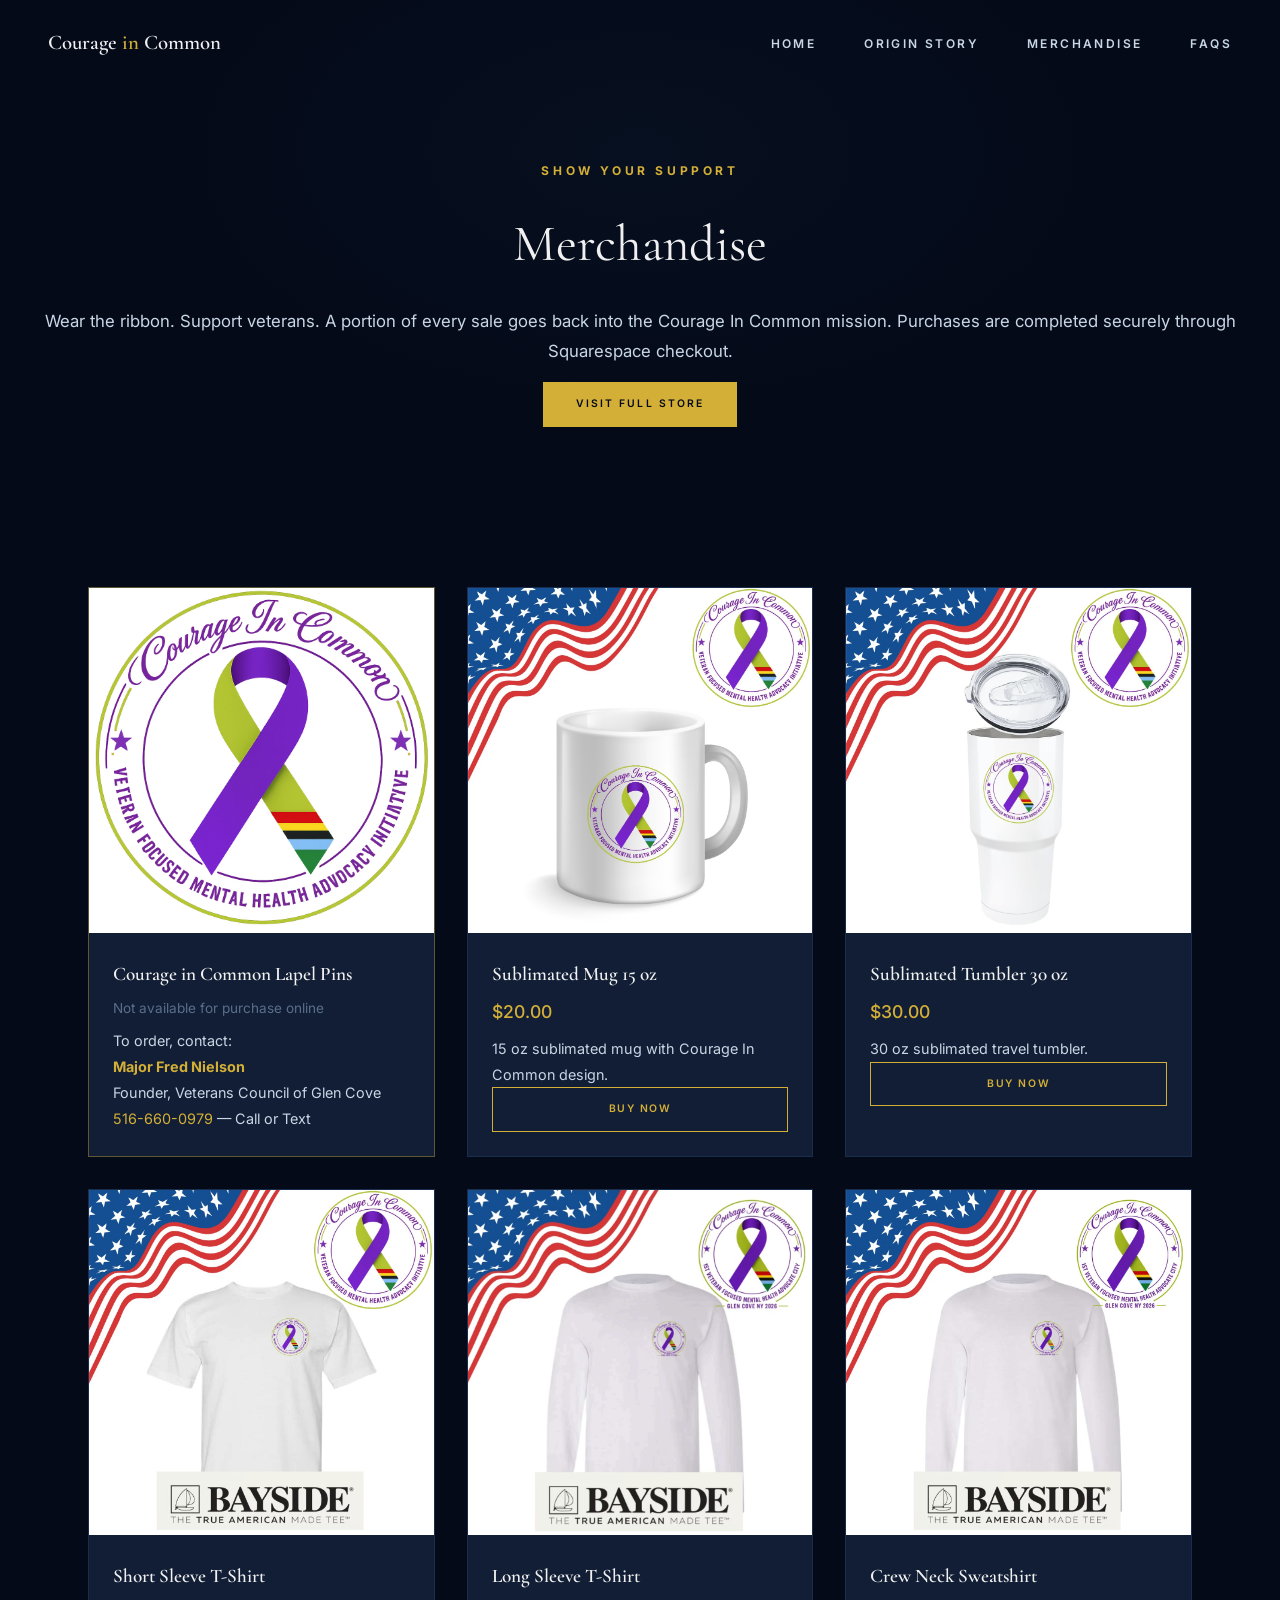
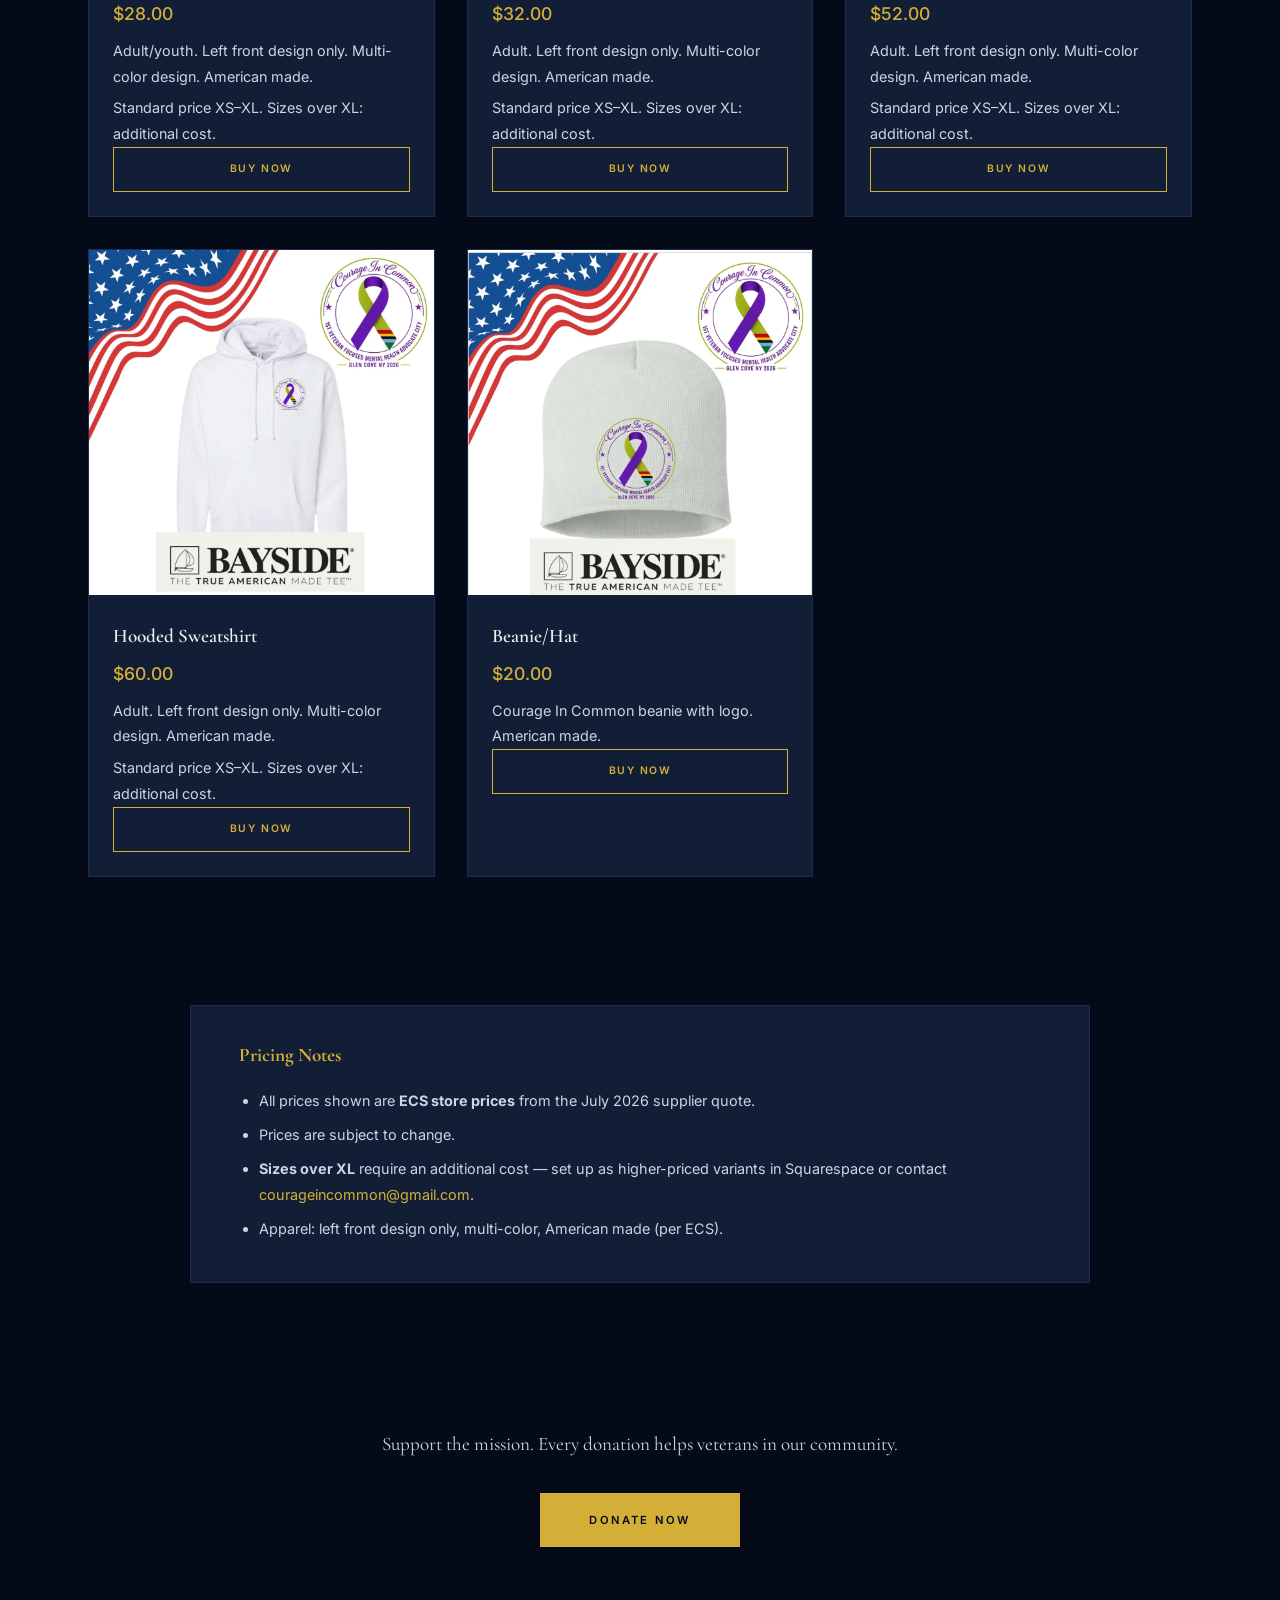
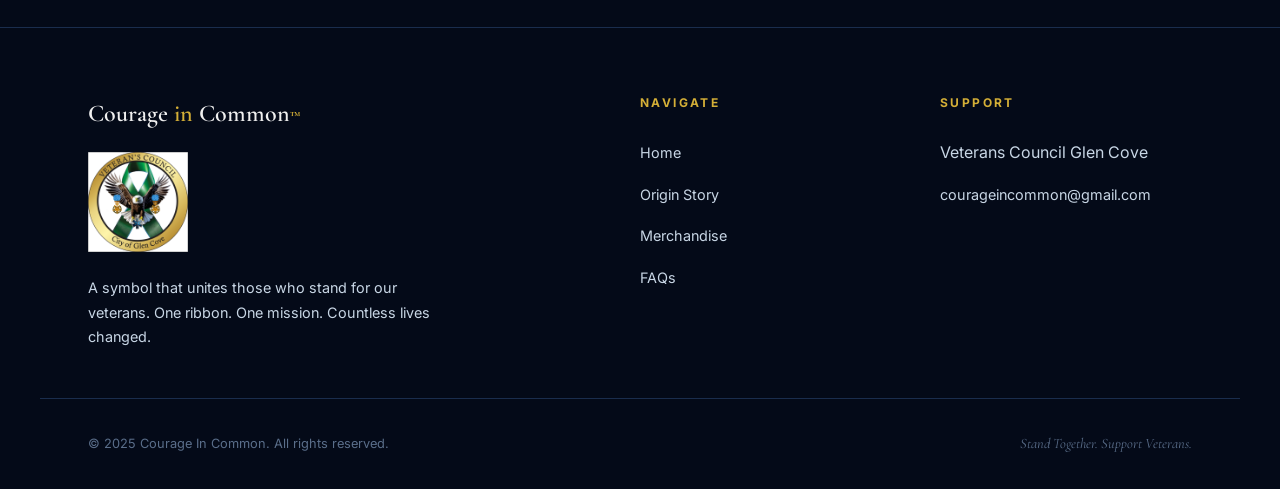
<file: merchandise.html>
<!DOCTYPE html>
<html lang="en">
<head>
  <meta charset="UTF-8">
  <meta name="viewport" content="width=device-width, initial-scale=1.0">
  <link rel="icon" type="image/svg+xml" href="favicon.svg">
  <link rel="icon" type="image/png" sizes="32x32" href="favicon-32.png">
  <link rel="icon" type="image/png" sizes="16x16" href="favicon-16.png">
  <link rel="apple-touch-icon" sizes="64x64" href="favicon-64.png">
  <title>Merchandise — Courage In Common™</title>
  <meta name="description" content="Show your support with Courage in Common merchandise — ribbons, t-shirts, mugs, and more. A portion of every sale supports veteran mental health.">
  <link rel="canonical" href="https://www.courageincommon.com/merchandise.html">

  <!-- Open Graph -->
  <meta property="og:type" content="website">
  <meta property="og:title" content="Merchandise — Courage In Common™">
  <meta property="og:description" content="Show your support with Courage in Common merchandise. Wear the ribbon. Support veterans.">
  <meta property="og:image" content="https://www.courageincommon.com/images/merch-ribbon.jpg">
  <meta property="og:url" content="https://www.courageincommon.com/merchandise.html">
  <meta property="og:site_name" content="Courage In Common">
  <meta property="og:locale" content="en_US">

  <!-- Twitter Card -->
  <meta name="twitter:card" content="summary_large_image">
  <meta name="twitter:title" content="Merchandise — Courage In Common™">
  <meta name="twitter:description" content="Show your support with Courage in Common merchandise. Wear the ribbon. Support veterans.">
  <meta name="twitter:image" content="https://www.courageincommon.com/images/merch-ribbon.jpg">

  <link rel="preconnect" href="https://fonts.googleapis.com">
  <link rel="preconnect" href="https://fonts.gstatic.com" crossorigin>
  <link href="https://fonts.googleapis.com/css2?family=Cormorant+Garamond:ital,wght@0,300;0,400;0,500;0,600;0,700;1,300;1,400&family=Inter:wght@300;400;500;600&display=swap" rel="stylesheet">
  <link rel="stylesheet" href="css/cart.css">
  <style>
    :root {
      --bg-deep: #040a18; --bg-primary: #0a1628; --bg-card: #111e35;
      --border: #1a2d4d; --gold: #d4af37; --gold-bright: #e8c84a;
      --text-primary: #f0f0f0; --text-muted: #c8d6e5; --text-dim: #5a6e8a;
      --font-display: 'Cormorant Garamond', Georgia, serif;
      --font-body: 'Inter', -apple-system, sans-serif;
      --transition: 0.5s cubic-bezier(0.4, 0, 0.2, 1);
    }
    *, *::before, *::after { margin: 0; padding: 0; box-sizing: border-box; }
    body { font-family: var(--font-body); font-weight: 400; color: var(--text-primary); background: var(--bg-deep); line-height: 1.8; -webkit-font-smoothing: antialiased; }
    a { color: var(--gold); text-decoration: none; transition: color var(--transition); }
    a:hover { color: var(--gold-bright); }

    .navbar { position: fixed; top: 0; left: 0; right: 0; z-index: 1000; padding: 1.5rem 3rem; transition: all var(--transition); }
    .navbar.scrolled { background: rgba(4, 10, 24, 0.95); backdrop-filter: blur(20px); padding: 1rem 3rem; border-bottom: 1px solid var(--border); }
    .nav-inner { max-width: 1400px; margin: 0 auto; display: flex; justify-content: space-between; align-items: center; }
    .nav-brand { font-family: var(--font-display); font-weight: 600; font-size: 1.3rem; color: var(--text-primary); }
    .nav-brand span { color: var(--gold); }
    .nav-links { display: flex; gap: 3rem; list-style: none; padding: 0; margin: 0; margin-left: auto; }
    .nav-links a { font-size: 0.75rem; font-weight: 600; letter-spacing: 0.2em; text-transform: uppercase; color: var(--text-muted); transition: color var(--transition); position: relative; }
    .nav-links a::after { content: ''; position: absolute; bottom: -4px; left: 0; width: 0; height: 1px; background: var(--gold); transition: width var(--transition); }
    .nav-links a:hover { color: var(--gold); }
    .nav-links a:hover::after { width: 100%; }
    .hamburger { display: none; flex-direction: column; gap: 6px; cursor: pointer; z-index: 10000; position: relative; background: none; border: none; padding: 10px; }
    .hamburger span { width: 24px; height: 1px; background: var(--text-primary); transition: all 0.4s ease; }
    .hamburger.active span:nth-child(1) { transform: rotate(45deg) translate(5px, 5px); }
    .hamburger.active span:nth-child(2) { opacity: 0; }
    .hamburger.active span:nth-child(3) { transform: rotate(-45deg) translate(5px, -5px); }
    @media (max-width: 768px) {
      .navbar { padding: 1rem 1.5rem; }
      .navbar.scrolled { padding: 0.8rem 1.5rem; }
      .nav-links { display: none; position: fixed; top: 0; left: 0; width: 100vw; height: 100vh; background: #000; flex-direction: column; justify-content: center; align-items: center; gap: 2.5rem; z-index: 9999; padding: 0; margin: 0; }
      .nav-links.active { display: flex; }
      .nav-links a { font-size: 0.9rem; letter-spacing: 0.25em; font-family: var(--font-display); font-weight: 400; }
      .hamburger { display: flex; }
    }

    .overline { font-weight: 700; font-size: 0.75rem; letter-spacing: 0.3em; text-transform: uppercase; color: var(--gold); margin-bottom: 1rem; display: block; }
    .page-hero { padding: 10rem 2rem 5rem; text-align: center; background: radial-gradient(ellipse at 50% 30%, rgba(58, 110, 165, 0.06) 0%, transparent 50%), var(--bg-deep); }
    .page-hero h1 { font-family: var(--font-display); font-weight: 400; font-size: clamp(2rem, 4vw, 3.5rem); color: var(--text-primary); margin-bottom: 1rem; }
    .merch-grid { display: grid; grid-template-columns: repeat(3, 1fr); gap: 2rem; max-width: 1200px; margin: 0 auto; padding: 5rem 3rem 8rem; }
    .merch-card { background: var(--bg-card); border: 1px solid var(--border); overflow: hidden; transition: all var(--transition); display: flex; flex-direction: column; }
    .merch-card:hover { border-color: rgba(212, 175, 55, 0.25); transform: translateY(-4px); }
    .merch-img { width: 100%; aspect-ratio: 1; overflow: hidden; }
    .merch-img img { width: 100%; height: 100%; object-fit: cover; }
    .merch-info { padding: 1.5rem; display: flex; flex-direction: column; min-height: 140px; }
    .merch-info h3 { font-family: var(--font-display); font-weight: 600; font-size: 1.2rem; color: var(--text-primary); margin-bottom: 0.3rem; }
    .merch-info .price { font-size: 1.1rem; color: var(--gold); font-weight: 500; margin-bottom: 0.5rem; }
    .merch-info p { font-size: 0.9rem; color: var(--text-muted); }
    .merch-detail { font-size: 0.8rem; color: var(--text-dim); margin-top: 0.35rem; }
    .pricing-notes { max-width: 900px; margin: 0 auto 4rem; padding: 2rem 3rem; background: var(--bg-card); border: 1px solid var(--border); }
    .pricing-notes h2 { font-family: var(--font-display); font-size: 1.2rem; margin-bottom: 1rem; color: var(--gold); }
    .pricing-notes ul { margin-left: 1.25rem; color: var(--text-muted); font-size: 0.9rem; }
    .pricing-notes li { margin-bottom: 0.5rem; }
    @media (max-width: 768px) { .merch-grid { grid-template-columns: 1fr; padding: 3rem 1.5rem 5rem; } .pricing-notes { margin: 0 1.5rem 3rem; padding: 1.5rem; } }

    .btn-primary { display: inline-block; padding: 1rem 3rem; background: var(--gold); color: var(--bg-deep); font-size: 0.7rem; font-weight: 600; letter-spacing: 0.2em; text-transform: uppercase; border: 1px solid var(--gold); transition: all var(--transition); text-decoration: none; }
    .btn-primary:hover { background: var(--gold-bright); color: var(--bg-deep); box-shadow: 0 0 30px rgba(212, 175, 55, 0.2); }

    footer { background: var(--bg-deep); border-top: 1px solid var(--border); padding: 4rem 0 2rem; }
    .footer-inner { max-width: 1200px; margin: 0 auto; padding: 0 3rem; display: grid; grid-template-columns: 2fr 1fr 1fr; gap: 3rem; }
    .footer-brand { font-family: var(--font-display); font-weight: 600; font-size: 1.5rem; color: var(--text-primary); margin-bottom: 1rem; }
    .footer-brand span { color: var(--gold); }
    .footer-desc { font-size: 0.9rem; color: var(--text-muted); max-width: 350px; line-height: 1.7; }
    .footer-heading { font-weight: 700; font-size: 0.75rem; letter-spacing: 0.2em; text-transform: uppercase; color: var(--gold); margin-bottom: 1.5rem; }
    .footer-links { list-style: none; }
    .footer-links li { margin-bottom: 0.8rem; }
    .footer-links a { font-size: 0.9rem; color: var(--text-muted); }
    .footer-links a:hover { color: var(--gold); }
    .footer-bottom { max-width: 1200px; margin: 3rem auto 0; padding: 2rem 3rem 0; border-top: 1px solid var(--border); display: flex; justify-content: space-between; align-items: center; flex-wrap: wrap; gap: 1rem; }
    .footer-copy { font-size: 0.8rem; color: var(--text-dim); }
    .footer-tagline { font-family: var(--font-display); font-style: italic; font-size: 0.9rem; color: var(--text-dim); }
    @media (max-width: 768px) { .footer-inner { grid-template-columns: 1fr; text-align: center; padding: 0 1.5rem; } .footer-desc { margin: 0 auto; } .footer-bottom { justify-content: center; text-align: center; padding: 2rem 1.5rem 0; } }

    .reveal { opacity: 0; transform: translateY(30px); transition: opacity 0.8s ease, transform 0.8s ease; }
    .reveal.visible { opacity: 1; transform: translateY(0); }
  </style>
</head>
<body>
  <nav class="navbar" id="navbar">
    <div class="nav-inner">
      <a href="index.html" class="nav-brand">Courage <span>in</span> Common</a>
      <ul class="nav-links" id="navLinks">
        <li><a href="index.html">Home</a></li>
        <li><a href="origin-story.html">Origin Story</a></li>
        <li><a href="merchandise.html">Merchandise</a></li>
        <li><a href="faqs.html">FAQs</a></li>
      </ul>
      <div class="hamburger" id="hamburger"><span></span><span></span><span></span></div>
    </div>
  </nav>

  <section class="page-hero">
    <span class="overline reveal">Show Your Support</span>
    <h1 class="reveal">Merchandise</h1>
    <p class="reveal" style="font-size: 1.05rem; color: var(--text-muted);">Wear the ribbon. Support veterans. A portion of every sale goes back into the Courage In Common mission. Purchases are completed securely through Squarespace checkout.</p>
    <p class="reveal" style="margin-top: 1rem;"><a href="https://www.courageincommon.org/shop" class="btn-primary" data-store-shop style="font-size: 0.65rem; padding: 0.75rem 2rem;">Visit Full Store</a></p>
  </section>

  <div class="merch-grid">
    <div class="merch-card reveal" style="border-color: rgba(212, 175, 55, 0.4);">
      <div class="merch-img"><img src="images/merch-ribbon.jpg" alt="Courage in Common Ribbon"></div>
      <div class="merch-info">
        <h3>Courage in Common Lapel Pins</h3>
        <p style="font-size: 0.85rem; color: var(--text-dim); margin-bottom: 0.5rem;">Not available for purchase online</p>
        <p>To order, contact:<br><strong style="color: var(--gold);">Major Fred Nielson</strong><br>Founder, Veterans Council of Glen Cove<br><a href="tel:5166600979" style="color: var(--gold);">516-660-0979</a> — Call or Text</p>
      </div>
    </div>
    <div class="merch-card reveal">
      <div class="merch-img"><img src="images/merch-coffee-cup.jpg" alt="Sublimated Mug 15 oz"></div>
      <div class="merch-info">
        <h3>Sublimated Mug 15 oz</h3>
        <p class="price">$20.00</p>
        <p>15 oz sublimated mug with Courage In Common design.</p>
        <a href="https://www.courageincommon.org/shop/p/sublimated-mug-15oz" class="btn-buy" data-store-product="sublimated-mug">Buy Now</a>
      </div>
    </div>
    <div class="merch-card reveal">
      <div class="merch-img"><img src="images/merch-travel-mug.jpg" alt="Sublimated Tumbler 30 oz"></div>
      <div class="merch-info">
        <h3>Sublimated Tumbler 30 oz</h3>
        <p class="price">$30.00</p>
        <p>30 oz sublimated travel tumbler.</p>
        <a href="https://www.courageincommon.org/shop/p/sublimated-tumbler-30oz" class="btn-buy" data-store-product="sublimated-tumbler">Buy Now</a>
      </div>
    </div>
    <div class="merch-card reveal">
      <div class="merch-img"><img src="images/merch-tshirt.jpg" alt="Short Sleeve T-Shirt Adult/Youth"></div>
      <div class="merch-info">
        <h3>Short Sleeve T-Shirt</h3>
        <p class="price">$28.00</p>
        <p>Adult/youth. Left front design only. Multi-color design. American made.</p>
        <p class="merch-detail">Standard price XS–XL. Sizes over XL: additional cost.</p>
        <a href="https://www.courageincommon.org/shop/p/short-sleeve-t-shirt" class="btn-buy" data-store-product="short-sleeve-tee">Buy Now</a>
      </div>
    </div>
    <div class="merch-card reveal">
      <div class="merch-img"><img src="images/long-sleeve.jpg" alt="Long Sleeve T-Shirt Adult"></div>
      <div class="merch-info">
        <h3>Long Sleeve T-Shirt</h3>
        <p class="price">$32.00</p>
        <p>Adult. Left front design only. Multi-color design. American made.</p>
        <p class="merch-detail">Standard price XS–XL. Sizes over XL: additional cost.</p>
        <a href="https://www.courageincommon.org/shop/p/long-sleeve-t-shirt" class="btn-buy" data-store-product="long-sleeve-tee">Buy Now</a>
      </div>
    </div>
    <div class="merch-card reveal">
      <div class="merch-img"><img src="images/merch-sweater.jpg" alt="Crew Neck Sweatshirt Adult"></div>
      <div class="merch-info">
        <h3>Crew Neck Sweatshirt</h3>
        <p class="price">$52.00</p>
        <p>Adult. Left front design only. Multi-color design. American made.</p>
        <p class="merch-detail">Standard price XS–XL. Sizes over XL: additional cost.</p>
        <a href="https://www.courageincommon.org/shop/p/crew-neck-sweatshirt" class="btn-buy" data-store-product="crewneck-sweatshirt">Buy Now</a>
      </div>
    </div>
    <div class="merch-card reveal">
      <div class="merch-img"><img src="images/hooded-sweatshirt.jpg" alt="Hooded Sweatshirt"></div>
      <div class="merch-info">
        <h3>Hooded Sweatshirt</h3>
        <p class="price">$60.00</p>
        <p>Adult. Left front design only. Multi-color design. American made.</p>
        <p class="merch-detail">Standard price XS–XL. Sizes over XL: additional cost.</p>
        <a href="https://www.courageincommon.org/shop/p/hooded-sweatshirt" class="btn-buy" data-store-product="hooded-sweatshirt">Buy Now</a>
      </div>
    </div>
    <div class="merch-card reveal">
      <div class="merch-img"><img src="images/beaniehat.jpg" alt="Beanie/Hat"></div>
      <div class="merch-info">
        <h3>Beanie/Hat</h3>
        <p class="price">$20.00</p>
        <p>Courage In Common beanie with logo. American made.</p>
        <a href="https://www.courageincommon.org/shop/p/beaniehat" class="btn-buy" data-store-product="beanie-hat">Buy Now</a>
      </div>
    </div>
  </div>

  <aside class="pricing-notes reveal">
    <h2>Pricing Notes</h2>
    <ul>
      <li>All prices shown are <strong>ECS store prices</strong> from the July 2026 supplier quote.</li>
      <li>Prices are subject to change.</li>
      <li><strong>Sizes over XL</strong> require an additional cost — set up as higher-priced variants in Squarespace or contact <a href="mailto:courageincommon@gmail.com">courageincommon@gmail.com</a>.</li>
      <li>Apparel: left front design only, multi-color, American made (per ECS).</li>
    </ul>
  </aside>

  <section style="padding: 5rem 0; text-align: center; background: var(--bg-deep);">
    <p style="font-family: var(--font-display); font-size: 1.2rem; color: var(--text-muted); margin-bottom: 2rem;">Support the mission. Every donation helps veterans in our community.</p>
    <a href="https://www.zeffy.com/en-US/donation-form/courage-in-common-mental-health-advocacy-initiative" class="btn-primary" target="_blank" rel="noopener">Donate Now</a>
  </section>

  <footer>
    <div class="footer-inner">
      <div><div class="footer-brand">Courage <span>in</span> Common<span style="color: var(--gold); font-size: 0.6em;">™</span></div>
        <img src="images/veterans-council-seal.png" alt="Veterans Council Glen Cove" style="max-width: 100px; margin-bottom: 1rem;">
        <p class="footer-desc">A symbol that unites those who stand for our veterans. One ribbon. One mission. Countless lives changed.</p></div>
      <div><h4 class="footer-heading">Navigate</h4><ul class="footer-links"><li><a href="index.html">Home</a></li><li><a href="origin-story.html">Origin Story</a></li><li><a href="merchandise.html">Merchandise</a></li><li><a href="faqs.html">FAQs</a></li></ul></div>
      <div><h4 class="footer-heading">Support</h4><ul class="footer-links"><li><span style="color: var(--text-muted); cursor: default;">Veterans Council Glen Cove</span></li>
          <li><a href="mailto:courageincommon@gmail.com">courageincommon@gmail.com</a></li></ul></div>
    </div>
    <div class="footer-bottom"><p class="footer-copy">&copy; 2025 Courage In Common. All rights reserved.</p><p class="footer-tagline">Stand Together. Support Veterans.</p></div>
  </footer>

  <script>
    const navbar = document.getElementById('navbar');
    window.addEventListener('scroll', () => { navbar.classList.toggle('scrolled', window.scrollY > 50); });
    const hamburger = document.getElementById('hamburger');
    const navLinks = document.getElementById('navLinks');
    hamburger.addEventListener('click', () => { navLinks.classList.toggle('active'); hamburger.classList.toggle('active'); });
    document.querySelectorAll('.nav-links a').forEach(link => { link.addEventListener('click', () => { navLinks.classList.remove('active'); hamburger.classList.remove('active'); }); });
    document.querySelectorAll('.reveal').forEach(el => { new IntersectionObserver((entries) => { entries.forEach(e => { if (e.isIntersecting) { e.target.classList.add('visible'); } }); }, { threshold: 0.1 }).observe(el); });
  </script>
  <script src="js/squarespace-store.js"></script>
</body>
</html>
</file>
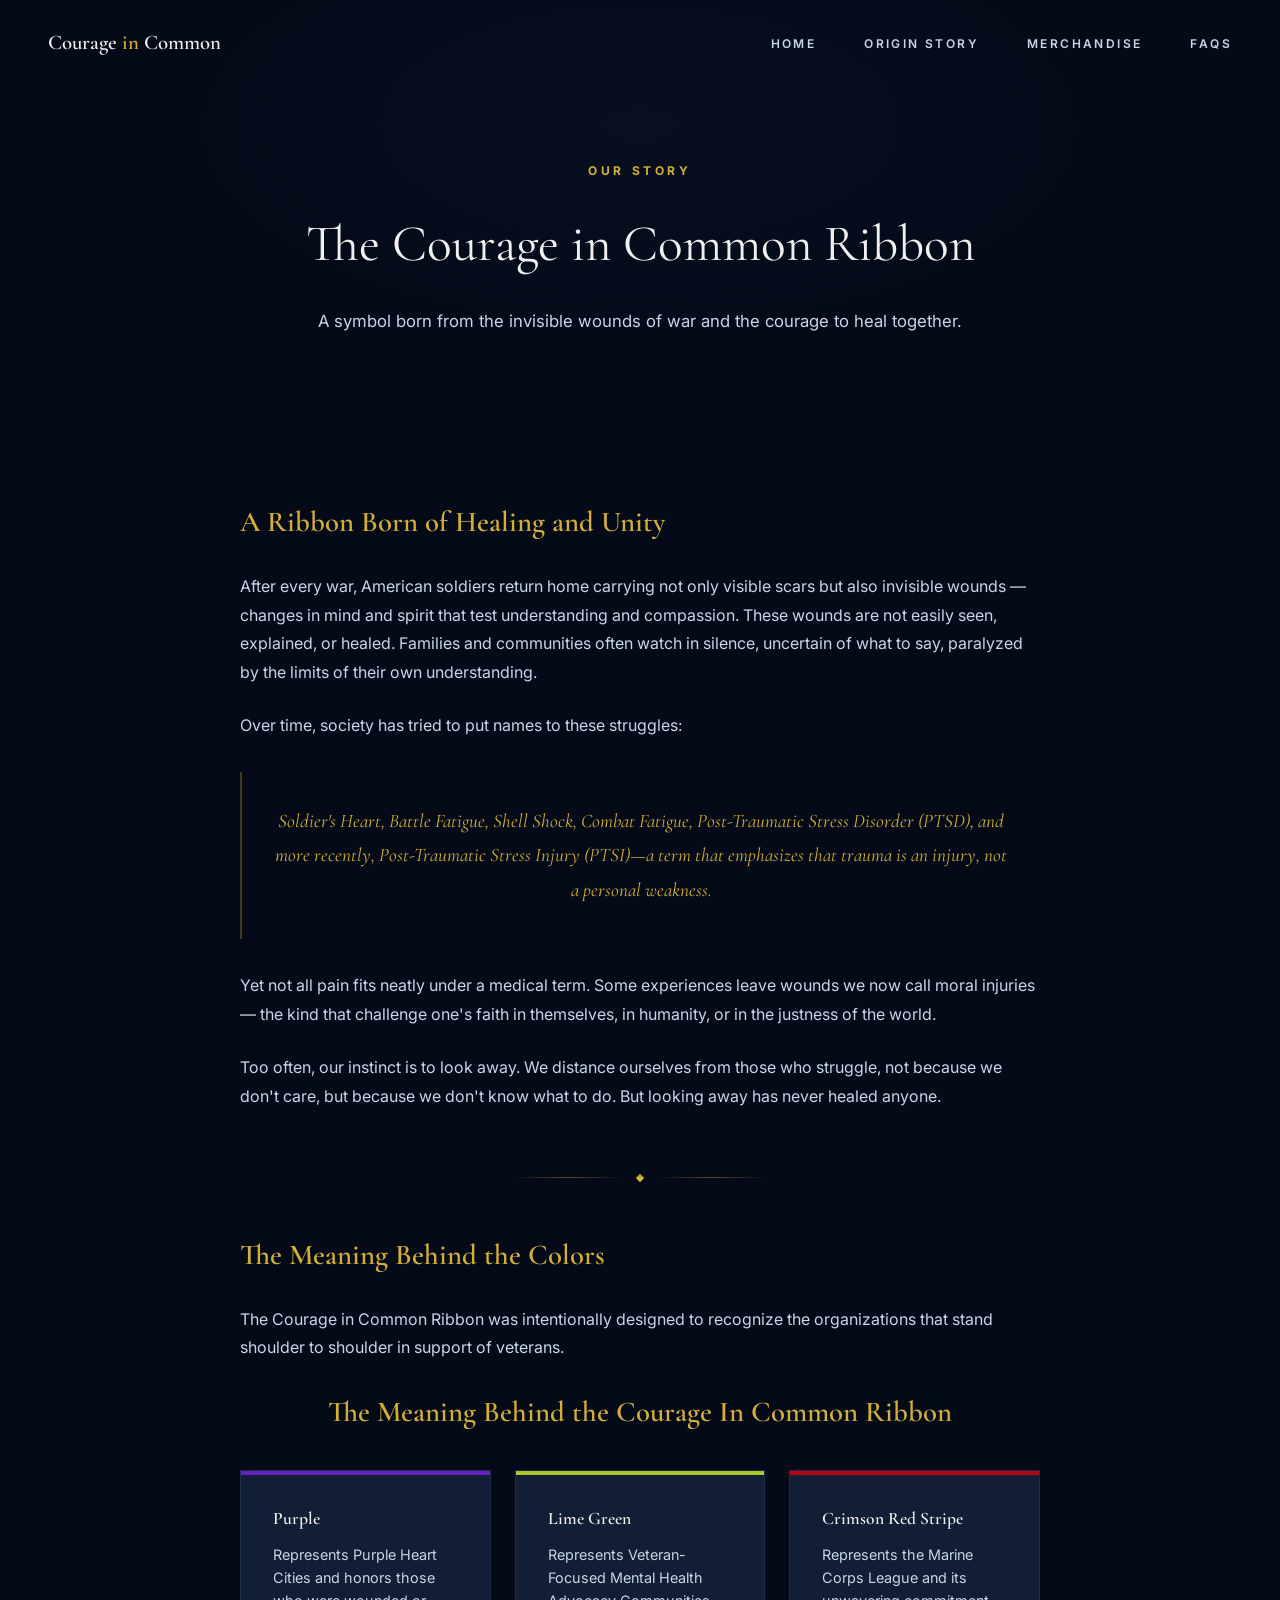
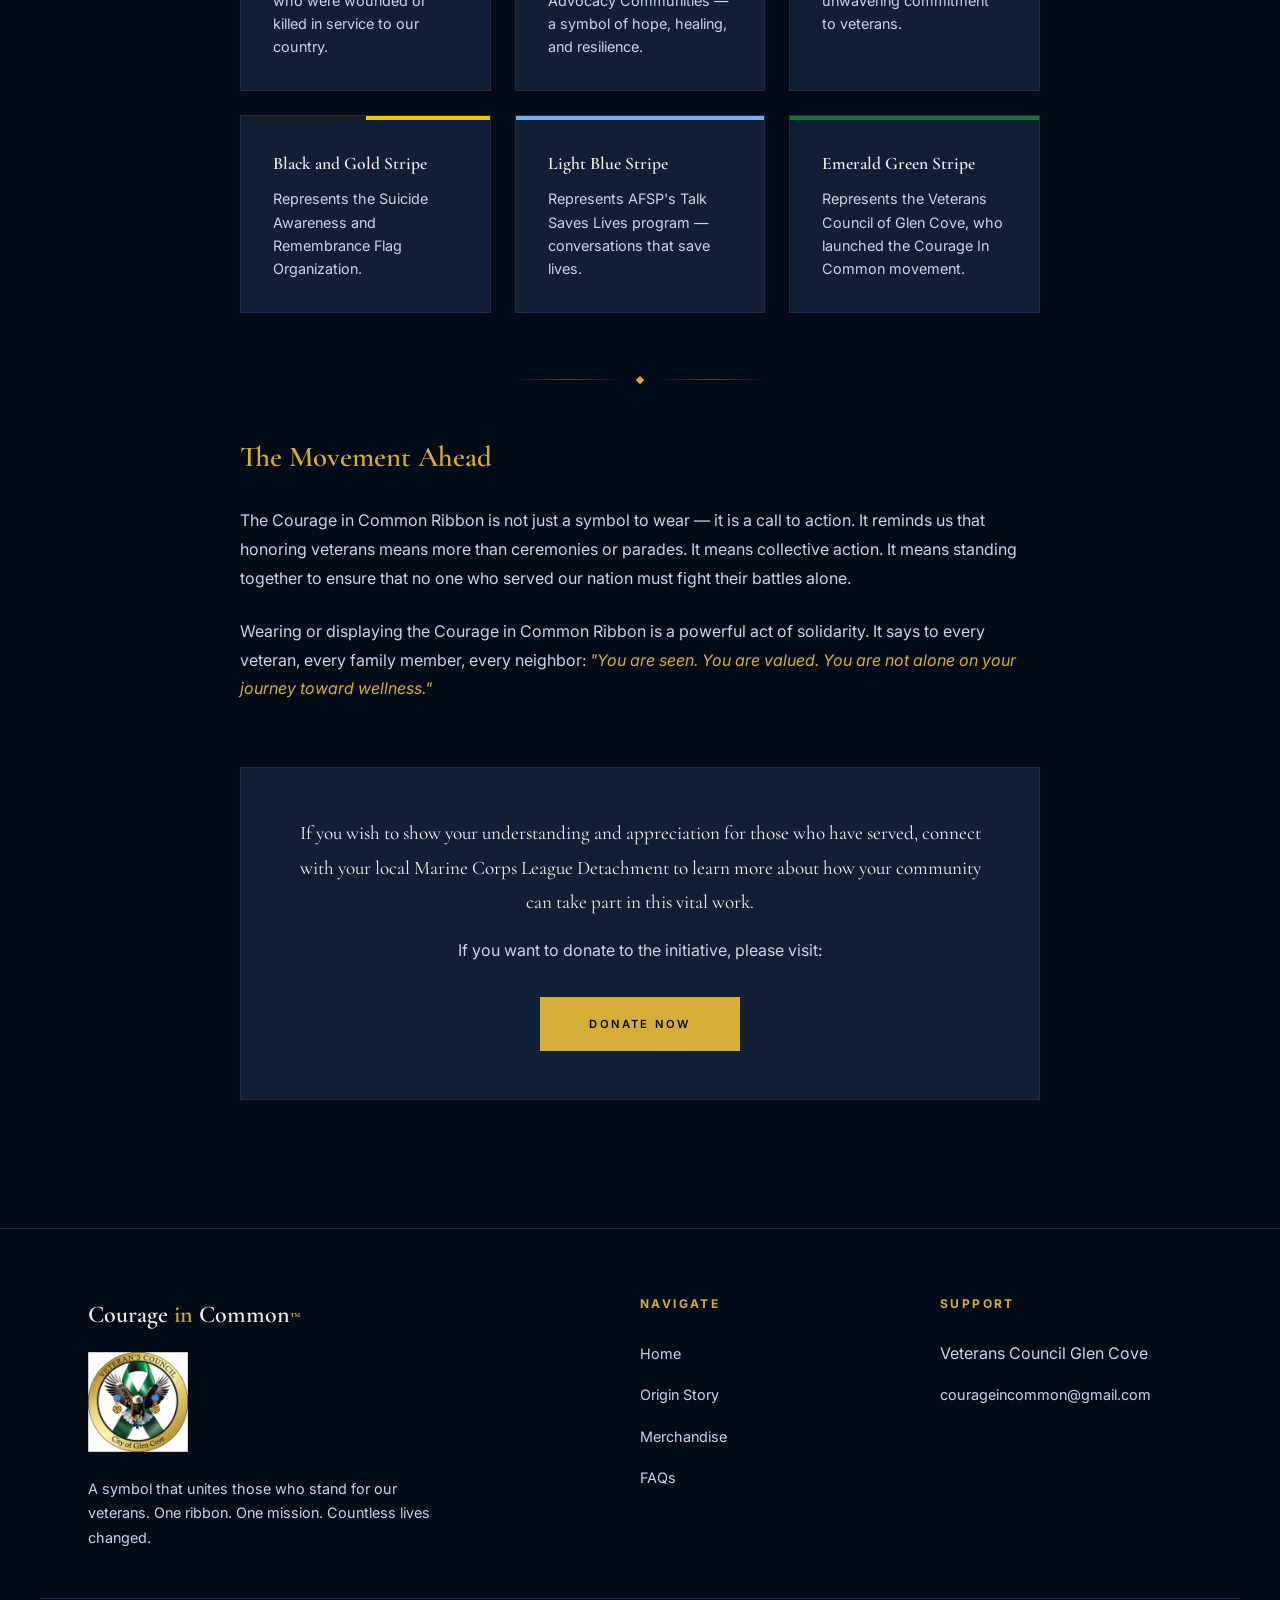
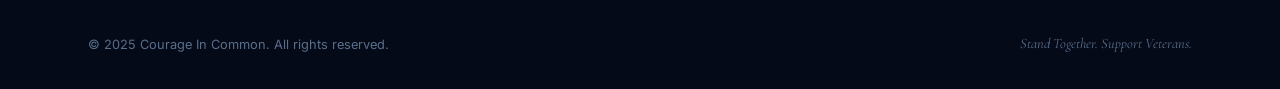
<file: origin-story.html>
<!DOCTYPE html>
<html lang="en">
<head>
  <meta charset="UTF-8">
  <meta name="viewport" content="width=device-width, initial-scale=1.0">
  <link rel="icon" type="image/svg+xml" href="favicon.svg">
  <link rel="icon" type="image/png" sizes="32x32" href="favicon-32.png">
  <link rel="icon" type="image/png" sizes="16x16" href="favicon-16.png">
  <link rel="apple-touch-icon" sizes="64x64" href="favicon-64.png">
  <title>Origin Story — Courage In Common™</title>
  <meta name="description" content="The story behind the Courage in Common Ribbon — a symbol born from the invisible wounds of war and the courage to heal together. Learn about each color and its meaning.">
  <link rel="canonical" href="https://www.courageincommon.com/origin-story.html">

  <!-- Open Graph -->
  <meta property="og:type" content="article">
  <meta property="og:title" content="Origin Story — Courage In Common™">
  <meta property="og:description" content="The story behind the Courage in Common Ribbon — a symbol born from the invisible wounds of war and the courage to heal together.">
  <meta property="og:image" content="https://www.courageincommon.com/images/color-ribbon.png">
  <meta property="og:url" content="https://www.courageincommon.com/origin-story.html">
  <meta property="og:site_name" content="Courage In Common">
  <meta property="og:locale" content="en_US">

  <!-- Twitter Card -->
  <meta name="twitter:card" content="summary_large_image">
  <meta name="twitter:title" content="Origin Story — Courage In Common™">
  <meta name="twitter:description" content="The story behind the Courage in Common Ribbon — a symbol born from the invisible wounds of war and the courage to heal together.">
  <meta name="twitter:image" content="https://www.courageincommon.com/images/color-ribbon.png">

  <link rel="preconnect" href="https://fonts.googleapis.com">
  <link rel="preconnect" href="https://fonts.gstatic.com" crossorigin>
  <link href="https://fonts.googleapis.com/css2?family=Cormorant+Garamond:ital,wght@0,300;0,400;0,500;0,600;0,700;1,300;1,400&family=Inter:wght@300;400;500;600&display=swap" rel="stylesheet">
  <style>
    :root {
      --bg-deep: #040a18; --bg-primary: #0a1628; --bg-card: #111e35;
      --border: #1a2d4d; --gold: #d4af37; --gold-bright: #e8c84a; --gold-dim: #b8960b;
      --text-primary: #f0f0f0; --text-muted: #c8d6e5; --text-dim: #5a6e8a;
      --font-display: 'Cormorant Garamond', Georgia, serif;
      --font-body: 'Inter', -apple-system, sans-serif;
      --transition: 0.5s cubic-bezier(0.4, 0, 0.2, 1);
    }
    *, *::before, *::after { margin: 0; padding: 0; box-sizing: border-box; }
    html { scroll-behavior: smooth; }
    body { font-family: var(--font-body); font-weight: 400; color: var(--text-primary); background: var(--bg-deep); line-height: 1.8; -webkit-font-smoothing: antialiased; }
    a { color: var(--gold); text-decoration: none; transition: color var(--transition); }
    a:hover { color: var(--gold-bright); }

    .navbar { position: fixed; top: 0; left: 0; right: 0; z-index: 1000; padding: 1.5rem 3rem; transition: all var(--transition); }
    .navbar.scrolled { background: rgba(4, 10, 24, 0.95); backdrop-filter: blur(20px); padding: 1rem 3rem; border-bottom: 1px solid var(--border); }
    .nav-inner { max-width: 1400px; margin: 0 auto; display: flex; justify-content: space-between; align-items: center; }
    .nav-brand { font-family: var(--font-display); font-weight: 600; font-size: 1.3rem; color: var(--text-primary); }
    .nav-brand span { color: var(--gold); }
    .nav-links { display: flex; gap: 3rem; list-style: none; padding: 0; margin: 0; margin-left: auto; }
    .nav-links a { font-size: 0.75rem; font-weight: 600; letter-spacing: 0.2em; text-transform: uppercase; color: var(--text-muted); transition: color var(--transition); position: relative; }
    .nav-links a::after { content: ''; position: absolute; bottom: -4px; left: 0; width: 0; height: 1px; background: var(--gold); transition: width var(--transition); }
    .nav-links a:hover { color: var(--gold); }
    .nav-links a:hover::after { width: 100%; }
    .hamburger { display: none; flex-direction: column; gap: 6px; cursor: pointer; z-index: 10000; position: relative; background: none; border: none; padding: 10px; }
    .hamburger span { width: 24px; height: 1px; background: var(--text-primary); transition: all 0.4s ease; }
    .hamburger.active span:nth-child(1) { transform: rotate(45deg) translate(5px, 5px); }
    .hamburger.active span:nth-child(2) { opacity: 0; }
    .hamburger.active span:nth-child(3) { transform: rotate(-45deg) translate(5px, -5px); }
    @media (max-width: 768px) {
      .navbar { padding: 1rem 1.5rem; }
      .navbar.scrolled { padding: 0.8rem 1.5rem; }
      .nav-links { display: none; position: fixed; top: 0; left: 0; width: 100vw; height: 100vh; background: #000; flex-direction: column; justify-content: center; align-items: center; gap: 2.5rem; z-index: 9999; padding: 0; margin: 0; }
      .nav-links.active { display: flex; }
      .nav-links a { font-size: 0.9rem; letter-spacing: 0.25em; font-family: var(--font-display); font-weight: 400; }
      .hamburger { display: flex; }
    }

    .overline { font-weight: 700; font-size: 0.75rem; letter-spacing: 0.3em; text-transform: uppercase; color: var(--gold); margin-bottom: 1rem; display: block; }
    .divider-diamond { display: flex; align-items: center; justify-content: center; gap: 1rem; margin: 3rem auto; max-width: 250px; }
    .divider-diamond::before, .divider-diamond::after { content: ''; flex: 1; height: 1px; background: linear-gradient(90deg, transparent, rgba(212, 175, 55, 0.4), transparent); }
    .divider-diamond .diamond { width: 6px; height: 6px; background: linear-gradient(135deg, var(--gold-dim), var(--gold-bright)); transform: rotate(45deg); flex-shrink: 0; }

    .page-hero { padding: 10rem 2rem 5rem; text-align: center; background: radial-gradient(ellipse at 50% 30%, rgba(58, 110, 165, 0.06) 0%, transparent 50%), var(--bg-deep); }
    .page-hero h1 { font-family: var(--font-display); font-weight: 400; font-size: clamp(2rem, 4vw, 3.5rem); color: var(--text-primary); margin-bottom: 1rem; }
    .page-content { padding: 5rem 3rem 8rem; }
    .page-content p { margin-bottom: 1.5rem; color: var(--text-muted); font-size: 1rem; }
    .section-narrow { max-width: 800px; margin: 0 auto; }
    .origin-section { margin-bottom: 4rem; }
    .origin-section h3 { font-family: var(--font-display); font-weight: 600; font-size: 1.8rem; color: var(--gold); margin-bottom: 1.5rem; }
    .color-grid { display: grid; grid-template-columns: repeat(3, 1fr); gap: 1.5rem; margin-top: 2rem; }
    .color-card { background: var(--bg-card); border: 1px solid var(--border); padding: 2rem; transition: all var(--transition); position: relative; overflow: hidden; display: flex; flex-direction: column; min-height: 160px; }
    .color-card::before { content: ''; position: absolute; top: 0; left: 0; right: 0; height: 4px; background: var(--card-accent, var(--gold)); }
    .color-card:hover { border-color: rgba(212, 175, 55, 0.25); transform: translateY(-4px); }
    .color-card h3 { font-family: var(--font-display); font-weight: 600; font-size: 1.1rem; color: var(--text-primary); margin-bottom: 0.5rem; }
    .color-card p { font-size: 0.9rem; color: var(--text-muted); line-height: 1.6; margin: 0; }
    .historical-terms { font-family: var(--font-display); font-size: 1.2rem; font-style: italic; color: var(--gold); text-align: center; padding: 2rem; border-left: 2px solid rgba(212, 175, 55, 0.3); margin: 2rem 0; }
    .cta-box { text-align: center; padding: 3rem; background: var(--bg-card); border: 1px solid var(--border); margin-top: 3rem; }
    .btn-primary { display: inline-block; padding: 1rem 3rem; background: var(--gold); color: var(--bg-deep); font-size: 0.7rem; font-weight: 600; letter-spacing: 0.2em; text-transform: uppercase; border: 1px solid var(--gold); transition: all var(--transition); text-decoration: none; }
    .btn-primary:hover { background: var(--gold-bright); color: var(--bg-deep); }

    footer { background: var(--bg-deep); border-top: 1px solid var(--border); padding: 4rem 0 2rem; }
    .footer-inner { max-width: 1200px; margin: 0 auto; padding: 0 3rem; display: grid; grid-template-columns: 2fr 1fr 1fr; gap: 3rem; }
    .footer-brand { font-family: var(--font-display); font-weight: 600; font-size: 1.5rem; color: var(--text-primary); margin-bottom: 1rem; }
    .footer-brand span { color: var(--gold); }
    .footer-desc { font-size: 0.9rem; color: var(--text-muted); max-width: 350px; line-height: 1.7; }
    .footer-heading { font-weight: 700; font-size: 0.75rem; letter-spacing: 0.2em; text-transform: uppercase; color: var(--gold); margin-bottom: 1.5rem; }
    .footer-links { list-style: none; }
    .footer-links li { margin-bottom: 0.8rem; }
    .footer-links a { font-size: 0.9rem; color: var(--text-muted); }
    .footer-links a:hover { color: var(--gold); }
    .footer-bottom { max-width: 1200px; margin: 3rem auto 0; padding: 2rem 3rem 0; border-top: 1px solid var(--border); display: flex; justify-content: space-between; align-items: center; flex-wrap: wrap; gap: 1rem; }
    .footer-copy { font-size: 0.8rem; color: var(--text-dim); }
    .footer-tagline { font-family: var(--font-display); font-style: italic; font-size: 0.9rem; color: var(--text-dim); }
    @media (max-width: 768px) {
      .page-content { padding: 3rem 1.5rem 5rem; }
      .color-grid { grid-template-columns: 1fr; }
      .footer-inner { grid-template-columns: 1fr; text-align: center; padding: 0 1.5rem; }
      .footer-desc { margin: 0 auto; }
      .footer-bottom { justify-content: center; text-align: center; padding: 2rem 1.5rem 0; }
    }

    .reveal { opacity: 0; transform: translateY(30px); transition: opacity 0.8s ease, transform 0.8s ease; }
    .reveal.visible { opacity: 1; transform: translateY(0); }
  </style>
</head>
<body>
  <nav class="navbar" id="navbar">
    <div class="nav-inner">
      <a href="index.html" class="nav-brand">Courage <span>in</span> Common</a>
      <ul class="nav-links" id="navLinks">
        <li><a href="index.html">Home</a></li>
        <li><a href="origin-story.html">Origin Story</a></li>
        <li><a href="merchandise.html">Merchandise</a></li>
        <li><a href="faqs.html">FAQs</a></li>
      </ul>
      <div class="hamburger" id="hamburger"><span></span><span></span><span></span></div>
    </div>
  </nav>

  <section class="page-hero">
    <div class="section-narrow">
      <span class="overline reveal">Our Story</span>
      <h1 class="reveal">The Courage in Common Ribbon</h1>
      <p class="reveal" style="font-size: 1.05rem; color: var(--text-muted);">A symbol born from the invisible wounds of war and the courage to heal together.</p>
    </div>
  </section>

  <section class="page-content">
    <div class="section-narrow">
      <div class="origin-section reveal">
        <h3>A Ribbon Born of Healing and Unity</h3>
        <p>After every war, American soldiers return home carrying not only visible scars but also invisible wounds — changes in mind and spirit that test understanding and compassion. These wounds are not easily seen, explained, or healed. Families and communities often watch in silence, uncertain of what to say, paralyzed by the limits of their own understanding.</p>
        <p>Over time, society has tried to put names to these struggles:</p>
        <div class="historical-terms">Soldier's Heart, Battle Fatigue, Shell Shock, Combat Fatigue, Post-Traumatic Stress Disorder (PTSD), and more recently, Post-Traumatic Stress Injury (PTSI)—a term that emphasizes that trauma is an injury, not a personal weakness.</div>
        <p>Yet not all pain fits neatly under a medical term. Some experiences leave wounds we now call moral injuries — the kind that challenge one's faith in themselves, in humanity, or in the justness of the world.</p>
        <p>Too often, our instinct is to look away. We distance ourselves from those who struggle, not because we don't care, but because we don't know what to do. But looking away has never healed anyone.</p>
      </div>

      <div class="divider-diamond reveal"><div class="diamond"></div></div>

      <div class="origin-section reveal">
        <h3>The Meaning Behind the Colors</h3>
        <p>The Courage in Common Ribbon was intentionally designed to recognize the organizations that stand shoulder to shoulder in support of veterans.</p>
        <div class="color-section">
          <h3 style="text-align: center; margin-bottom: 2rem;">The Meaning Behind the Courage In Common Ribbon</h3>
          <div class="color-grid">
            <div class="color-card" style="--card-accent: #6520bd;"><h3>Purple</h3><p>Represents Purple Heart Cities and honors those who were wounded or killed in service to our country.</p></div>
            <div class="color-card" style="--card-accent: #aac929;"><h3>Lime Green</h3><p>Represents Veteran-Focused Mental Health Advocacy Communities — a symbol of hope, healing, and resilience.</p></div>
            <div class="color-card" style="--card-accent: #b70114;"><h3>Crimson Red Stripe</h3><p>Represents the Marine Corps League and its unwavering commitment to veterans.</p></div>
            <div class="color-card" style="--card-accent: linear-gradient(90deg, #1a1a1a 50%, #f1c40f 50%);"><h3>Black and Gold Stripe</h3><p>Represents the Suicide Awareness and Remembrance Flag Organization.</p></div>
            <div class="color-card" style="--card-accent: #73aef8;"><h3>Light Blue Stripe</h3><p>Represents AFSP's Talk Saves Lives program — conversations that save lives.</p></div>
            <div class="color-card" style="--card-accent: #0f7c2d;"><h3>Emerald Green Stripe</h3><p>Represents the Veterans Council of Glen Cove, who launched the Courage In Common movement.</p></div>
          </div>
        </div>
      </div>

      <div class="divider-diamond reveal"><div class="diamond"></div></div>

      <div class="origin-section reveal">
        <h3>The Movement Ahead</h3>
        <p>The Courage in Common Ribbon is not just a symbol to wear — it is a call to action. It reminds us that honoring veterans means more than ceremonies or parades. It means collective action. It means standing together to ensure that no one who served our nation must fight their battles alone.</p>
        <p>Wearing or displaying the Courage in Common Ribbon is a powerful act of solidarity. It says to every veteran, every family member, every neighbor: <em style="color: var(--gold);">"You are seen. You are valued. You are not alone on your journey toward wellness."</em></p>
      </div>

      <div class="cta-box reveal">
        <p style="font-family: var(--font-display); font-size: 1.2rem; color: var(--text-primary); margin-bottom: 1rem;">If you wish to show your understanding and appreciation for those who have served, connect with your local Marine Corps League Detachment to learn more about how your community can take part in this vital work.</p>
        <p style="margin-bottom: 2rem;">If you want to donate to the initiative, please visit:</p>
        <a href="https://www.zeffy.com/en-US/donation-form/courage-in-common-mental-health-advocacy-initiative" class="btn-primary" target="_blank" rel="noopener">Donate Now</a>
      </div>
    </div>
  </section>

  <footer>
    <div class="footer-inner">
      <div>
        <div class="footer-brand">Courage <span>in</span> Common<span style="color: var(--gold); font-size: 0.6em;">™</span></div>
        <img src="images/veterans-council-seal.png" alt="Veterans Council Glen Cove" style="max-width: 100px; margin-bottom: 1rem;">
        <p class="footer-desc">A symbol that unites those who stand for our veterans. One ribbon. One mission. Countless lives changed.</p>
      </div>
      <div>
        <h4 class="footer-heading">Navigate</h4>
        <ul class="footer-links">
          <li><a href="index.html">Home</a></li>
          <li><a href="origin-story.html">Origin Story</a></li>
          <li><a href="merchandise.html">Merchandise</a></li>
          <li><a href="faqs.html">FAQs</a></li>
        </ul>
      </div>
      <div>
        <h4 class="footer-heading">Support</h4>
        <ul class="footer-links">
          <li><span style="color: var(--text-muted); cursor: default;">Veterans Council Glen Cove</span></li>
          <li><a href="mailto:courageincommon@gmail.com">courageincommon@gmail.com</a></li>
        </ul>
      </div>
    </div>
    <div class="footer-bottom">
      <p class="footer-copy">&copy; 2025 Courage In Common. All rights reserved.</p>
      <p class="footer-tagline">Stand Together. Support Veterans.</p>
    </div>
  </footer>

  <script>
    const navbar = document.getElementById('navbar');
    window.addEventListener('scroll', () => { navbar.classList.toggle('scrolled', window.scrollY > 50); });
    const hamburger = document.getElementById('hamburger');
    const navLinks = document.getElementById('navLinks');
    hamburger.addEventListener('click', () => { navLinks.classList.toggle('active'); hamburger.classList.toggle('active'); });
    document.querySelectorAll('.nav-links a').forEach(link => { link.addEventListener('click', () => { navLinks.classList.remove('active'); hamburger.classList.remove('active'); }); });
    document.querySelectorAll('.reveal').forEach(el => { new IntersectionObserver((entries) => { entries.forEach(e => { if (e.isIntersecting) { e.target.classList.add('visible'); } }); }, { threshold: 0.1 }).observe(el); });
  </script>
</body>
</html>
</file>
<file: css/cart.css>
.nav-actions {
  display: flex;
  align-items: center;
  gap: 1rem;
  margin-left: 1.5rem;
}

.cart-link {
  position: relative;
  display: flex;
  align-items: center;
  justify-content: center;
  width: 40px;
  height: 40px;
  color: var(--text-muted);
  transition: color var(--transition);
}

.cart-link:hover {
  color: var(--gold);
}

.cart-icon {
  width: 22px;
  height: 22px;
  fill: none;
  stroke: currentColor;
  stroke-width: 1.75;
}

.cart-count {
  position: absolute;
  top: 2px;
  right: 0;
  min-width: 18px;
  height: 18px;
  padding: 0 5px;
  border-radius: 999px;
  background: var(--gold);
  color: var(--bg-deep);
  font-size: 0.65rem;
  font-weight: 700;
  line-height: 18px;
  text-align: center;
  opacity: 0;
  transform: scale(0.8);
  transition: opacity 0.2s ease, transform 0.2s ease;
}

.cart-count.visible {
  opacity: 1;
  transform: scale(1);
}

.btn-add-cart,
.btn-buy {
  margin-top: auto;
  padding: 0.75rem 1rem;
  background: transparent;
  color: var(--gold);
  font-family: var(--font-body);
  font-size: 0.65rem;
  font-weight: 600;
  letter-spacing: 0.15em;
  text-transform: uppercase;
  border: 1px solid var(--gold);
  cursor: pointer;
  transition: all var(--transition);
  text-align: center;
  display: inline-block;
}

.btn-add-cart:hover,
.btn-buy:hover {
  background: var(--gold);
  color: var(--bg-deep);
}

.btn-add-cart.added {
  background: var(--gold);
  color: var(--bg-deep);
}

.cart-count.hidden {
  display: none;
}

.merch-info {
  min-height: 180px;
}

.cart-page {
  max-width: 900px;
  margin: 0 auto;
  padding: 8rem 3rem 5rem;
}

.cart-empty {
  text-align: center;
  padding: 4rem 2rem;
  border: 1px solid var(--border);
  background: var(--bg-card);
}

.cart-empty p {
  color: var(--text-muted);
  margin-bottom: 2rem;
}

.cart-items {
  display: flex;
  flex-direction: column;
  gap: 1rem;
}

.cart-item {
  display: grid;
  grid-template-columns: 80px 1fr auto;
  gap: 1.25rem;
  align-items: center;
  padding: 1.25rem;
  background: var(--bg-card);
  border: 1px solid var(--border);
}

.cart-item-img {
  width: 80px;
  height: 80px;
  object-fit: cover;
  border: 1px solid var(--border);
}

.cart-item-info h3 {
  font-family: var(--font-display);
  font-size: 1.1rem;
  margin-bottom: 0.25rem;
}

.cart-item-price {
  color: var(--gold);
  font-weight: 500;
}

.cart-item-actions {
  display: flex;
  flex-direction: column;
  align-items: flex-end;
  gap: 0.75rem;
}

.qty-controls {
  display: flex;
  align-items: center;
  gap: 0.5rem;
}

.qty-btn {
  width: 28px;
  height: 28px;
  border: 1px solid var(--border);
  background: transparent;
  color: var(--text-primary);
  cursor: pointer;
  font-size: 1rem;
  line-height: 1;
}

.qty-btn:hover {
  border-color: var(--gold);
  color: var(--gold);
}

.qty-value {
  min-width: 24px;
  text-align: center;
  font-weight: 600;
}

.btn-remove {
  background: none;
  border: none;
  color: var(--text-dim);
  font-size: 0.75rem;
  cursor: pointer;
  text-transform: uppercase;
  letter-spacing: 0.1em;
}

.btn-remove:hover {
  color: #e74c3c;
}

.cart-summary {
  margin-top: 2rem;
  padding: 1.5rem;
  background: var(--bg-card);
  border: 1px solid var(--border);
  display: flex;
  flex-direction: column;
  gap: 1.25rem;
}

.cart-summary-row {
  display: flex;
  justify-content: space-between;
  align-items: center;
  flex-wrap: wrap;
  gap: 1rem;
}

.btn-checkout {
  width: 100%;
  text-align: center;
  border: none;
  cursor: pointer;
  font-family: var(--font-body);
}

.checkout-layout {
  max-width: 1100px;
  margin: 0 auto;
  padding: 8rem 3rem 5rem;
  display: grid;
  grid-template-columns: 1.2fr 0.8fr;
  gap: 2.5rem;
  align-items: start;
}

.checkout-form-section,
.checkout-summary-section {
  background: var(--bg-card);
  border: 1px solid var(--border);
  padding: 2rem;
}

.checkout-form-section h2,
.checkout-summary-section h2 {
  font-family: var(--font-display);
  font-size: 1.5rem;
  margin-bottom: 0.5rem;
}

.checkout-subtitle {
  color: var(--text-muted);
  font-size: 0.9rem;
  margin-bottom: 1.5rem;
}

.form-grid {
  display: grid;
  grid-template-columns: 1fr 1fr;
  gap: 1rem;
}

.form-group {
  display: flex;
  flex-direction: column;
  gap: 0.4rem;
}

.form-group.full-width {
  grid-column: 1 / -1;
}

.form-group label {
  font-size: 0.75rem;
  font-weight: 600;
  letter-spacing: 0.08em;
  text-transform: uppercase;
  color: var(--text-muted);
}

.form-group input,
.form-group textarea,
.form-group select {
  padding: 0.85rem 1rem;
  background: var(--bg-deep);
  border: 1px solid var(--border);
  color: var(--text-primary);
  font-family: var(--font-body);
  font-size: 0.95rem;
  transition: border-color var(--transition);
}

.form-group input:focus,
.form-group textarea:focus,
.form-group select:focus {
  outline: none;
  border-color: var(--gold);
}

.form-group textarea {
  min-height: 90px;
  resize: vertical;
}

.form-error {
  color: #e74c3c;
  font-size: 0.8rem;
  margin-top: 0.5rem;
  display: none;
}

.form-error.visible {
  display: block;
}

.checkout-summary-item {
  display: flex;
  justify-content: space-between;
  gap: 1rem;
  padding: 0.75rem 0;
  border-bottom: 1px solid var(--border);
  font-size: 0.9rem;
}

.checkout-summary-item:last-of-type {
  border-bottom: none;
}

.checkout-summary-item .item-name {
  color: var(--text-muted);
}

.checkout-summary-item .item-price {
  color: var(--gold);
  font-weight: 500;
  white-space: nowrap;
}

.checkout-summary-total {
  display: flex;
  justify-content: space-between;
  align-items: center;
  margin-top: 1.5rem;
  padding-top: 1.5rem;
  border-top: 1px solid var(--border);
  font-family: var(--font-display);
  font-size: 1.2rem;
}

.checkout-summary-total span:last-child {
  color: var(--gold);
  font-size: 1.4rem;
  font-weight: 600;
}

.btn-submit-order {
  width: 100%;
  margin-top: 1.5rem;
  padding: 1rem 2rem;
  background: var(--gold);
  color: var(--bg-deep);
  font-family: var(--font-body);
  font-size: 0.7rem;
  font-weight: 600;
  letter-spacing: 0.15em;
  text-transform: uppercase;
  border: 1px solid var(--gold);
  cursor: pointer;
  transition: all var(--transition);
}

.btn-submit-order:hover {
  background: var(--gold-bright);
}

.payment-note {
  margin-top: 1rem;
  padding: 1rem;
  background: rgba(212, 175, 55, 0.08);
  border: 1px solid rgba(212, 175, 55, 0.25);
  font-size: 0.85rem;
  color: var(--text-muted);
  line-height: 1.6;
}

.confirmation-page {
  max-width: 700px;
  margin: 0 auto;
  padding: 8rem 3rem 5rem;
  text-align: center;
}

.confirmation-box {
  background: var(--bg-card);
  border: 1px solid var(--border);
  padding: 3rem 2rem;
}

.confirmation-icon {
  width: 64px;
  height: 64px;
  margin: 0 auto 1.5rem;
  border-radius: 50%;
  background: rgba(212, 175, 55, 0.15);
  display: flex;
  align-items: center;
  justify-content: center;
  color: var(--gold);
  font-size: 2rem;
}

.confirmation-box h2 {
  font-family: var(--font-display);
  font-size: 2rem;
  margin-bottom: 0.75rem;
}

.confirmation-box p {
  color: var(--text-muted);
  margin-bottom: 1rem;
}

.order-id {
  font-family: var(--font-display);
  font-size: 1.2rem;
  color: var(--gold);
  margin: 1rem 0 1.5rem;
}

.confirmation-details {
  text-align: left;
  margin: 2rem 0;
  padding: 1.5rem;
  background: var(--bg-deep);
  border: 1px solid var(--border);
  font-size: 0.9rem;
}

.confirmation-details dt {
  color: var(--text-dim);
  font-size: 0.75rem;
  text-transform: uppercase;
  letter-spacing: 0.1em;
  margin-top: 0.75rem;
}

.confirmation-details dt:first-child {
  margin-top: 0;
}

.confirmation-details dd {
  color: var(--text-primary);
  margin-left: 0;
}

.confirmation-actions {
  display: flex;
  flex-direction: column;
  gap: 1rem;
  margin-top: 2rem;
}

.btn-outline {
  display: inline-block;
  padding: 1rem 2rem;
  background: transparent;
  color: var(--gold);
  font-size: 0.7rem;
  font-weight: 600;
  letter-spacing: 0.15em;
  text-transform: uppercase;
  border: 1px solid var(--gold);
  transition: all var(--transition);
  text-decoration: none;
  text-align: center;
}

.btn-outline:hover {
  background: rgba(212, 175, 55, 0.1);
  color: var(--gold-bright);
}

@media (max-width: 768px) {
  .checkout-layout {
    grid-template-columns: 1fr;
    padding: 7rem 1.5rem 4rem;
  }

  .form-grid {
    grid-template-columns: 1fr;
  }

  .confirmation-page {
    padding: 7rem 1.5rem 4rem;
  }
}

.cart-total-label {
  font-family: var(--font-display);
  font-size: 1.3rem;
}

.cart-total-amount {
  font-size: 1.5rem;
  color: var(--gold);
  font-weight: 600;
}

.cart-toast {
  position: fixed;
  bottom: 2rem;
  right: 2rem;
  padding: 1rem 1.5rem;
  background: var(--bg-card);
  border: 1px solid var(--gold);
  color: var(--text-primary);
  font-size: 0.85rem;
  z-index: 10001;
  opacity: 0;
  transform: translateY(20px);
  transition: opacity 0.3s ease, transform 0.3s ease;
  pointer-events: none;
}

.cart-toast.show {
  opacity: 1;
  transform: translateY(0);
}

@media (max-width: 768px) {
  .nav-actions {
    margin-left: auto;
  }

  .cart-item {
    grid-template-columns: 64px 1fr;
  }

  .cart-item-actions {
    grid-column: 1 / -1;
    flex-direction: row;
    justify-content: space-between;
    align-items: center;
  }

  .cart-page {
    padding: 7rem 1.5rem 4rem;
  }
}
</file>
